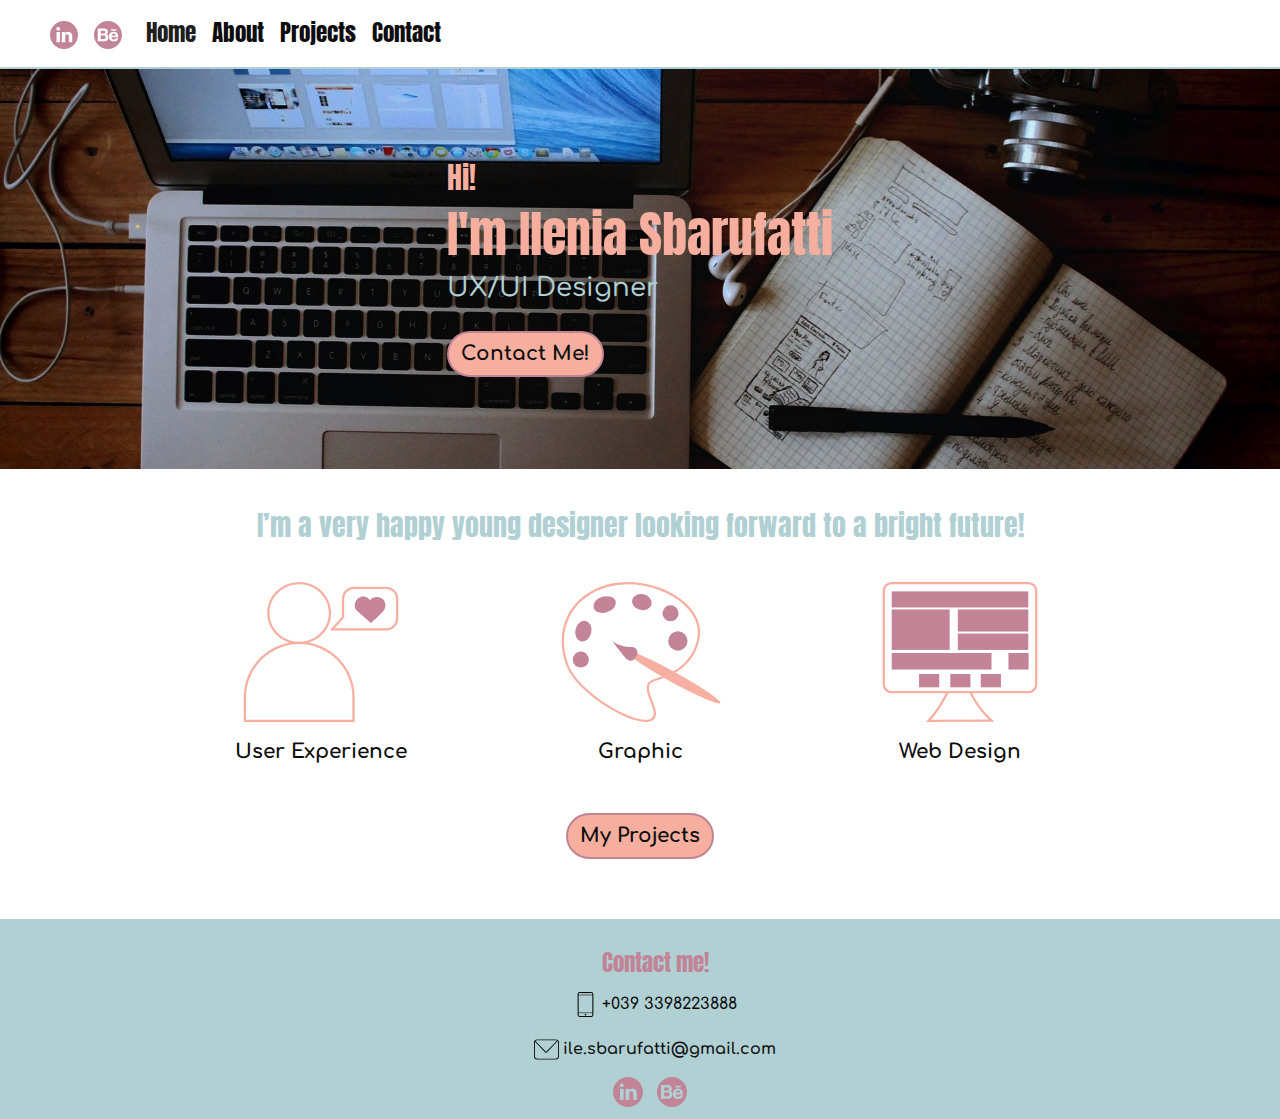
<file: index.html>
<!DOCTYPE html>
<html lang='en'>
  <head>
    <meta charset='UTF-8'/>
    <meta name="viewport" content="width=device-width, initial-scale=1.0, maximum-scale=1.0"/>
    <title>Ilenia Sbarufatti - Portfolio</title>
    <link rel="preconnect" href="https://fonts.gstatic.com">
    <link href="https://fonts.googleapis.com/css2?family=Anton&display=swap" rel="stylesheet">
    <link rel="preconnect" href="https://fonts.gstatic.com">
    <link href="https://fonts.googleapis.com/css2?family=Comfortaa:wght@300;400;500;600;700&display=swap" rel="stylesheet">
    <link href="css/bootstrap.css" rel="stylesheet" type="text/css">
    <link rel='stylesheet' href='stile.css'/>
    <script src="https://ajax.googleapis.com/ajax/libs/jquery/1.12.4/jquery.min.js"></script>
  <script src="https://code.jquery.com/jquery-3.5.1.slim.min.js" integrity="sha384-DfXdz2htPH0lsSSs5nCTpuj/zy4C+OGpamoFVy38MVBnE+IbbVYUew+OrCXaRkfj" crossorigin="anonymous"></script>
  <script src="https://cdn.jsdelivr.net/npm/popper.js@1.16.0/dist/umd/popper.min.js" integrity="sha384-Q6E9RHvbIyZFJoft+2mJbHaEWldlvI9IOYy5n3zV9zzTtmI3UksdQRVvoxMfooAo" crossorigin="anonymous"></script>
  <script src="https://stackpath.bootstrapcdn.com/bootstrap/4.5.0/js/bootstrap.min.js" integrity="sha384-OgVRvuATP1z7JjHLkuOU7Xw704+h835Lr+6QL9UvYjZE3Ipu6Tp75j7Bh/kR0JKI" crossorigin="anonymous"></script>
  <!-- Latest compiled and minified JavaScript -->

  </head>

  <body class="home">

    <nav class="navbar navbar-expand-lg navbar-light sticky-top">
      <a class="navbar-brand" href="https://www.linkedin.com/in/ilenia-sbarufatti/" target="_blank"><img src="img/icone_contact/linkedin.svg"></a>
      <a class="navbar-brand" href="https://www.behance.net/ileniasbarufatti" target="_blank"><img src="img/icone_contact/behance-logo.svg"></a>

      <button class="navbar-toggler" type="button" data-toggle="collapse" data-target="#navbarNav" aria-controls="navbarNav" aria-expanded="false" aria-label="Toggle navigation">
        <span class="navbar-toggler-icon"></span>
      </button>
      <div class="collapse navbar-collapse" id="navbarNav">
        <ul class="navbar-nav">
          <li class="nav-item active">
            <a class="nav-link" href="index.html">Home <span class="sr-only">(current)</span></a>
          </li>
          <li class="nav-item">
            <a class="nav-link" href="about.html">About</a>
          </li>
          <li class="nav-item">
            <a class="nav-link" href="project.html">Projects</a>
          </li>
          <li class="nav-item">
            <a class="nav-link" href="contact.html">Contact</a>
          </li>
        </ul>
      </div>
    </nav>

    <div class="header_home">
        <div class="titolo">
        <h1 id="hi">Hi!</h1>
        <h1>I'm Ilenia Sbarufatti</h1>
        <h2>UX/UI Designer</h2>
        <a class="btn btn-primary" href="contact.html" role="button">Contact Me!</a>
      </div>
    </div>

    <div class="page page_calc">
      <h3 class="happy_designer">I’m a very happy young designer looking forward to a bright future!</h3>
      <div class="icone_cont">
        <div class="icone_home">
          <a href="project.html#ux"><img src="img/icone_grandi/icona_ux.svg"/>
          <p>User Experience</p></a>
        </div>

        <div class="icone_home">
          <a href="project.html#graphic"><img src="img/icone_grandi/icona_grafica.svg"/>
          <p>Graphic</p></a>
        </div>

        <div class="icone_home">
          <a href="project.html#web"><img src="img/icone_grandi/icona_web_design.svg"/>
          <p>Web Design</p></a>
        </div>

      </div>
      <div class="bottone_project">
        <a class="btn btn-primary button_projects" href="project.html" role="button">My Projects</a>
      </div>

    </div> <!-- page -->

    <div class="footer">
      <div class="footer_content">
        <div class="contact_footer">
          <h3>Contact me!</h3>
          <a href="tel:339-8223-888" class="icon_footer">
            <img src="img/icone_contact/phone_black.svg">
            <p>+039 3398223888</p></a>
          <a href="mailto:ile.sbarufatti@gmail.com" target="_blank" class="icon_footer">
            <img src="img/icone_contact/mail_black.svg">
            <p>ile.sbarufatti@gmail.com</p></a>
          <a href="https://www.linkedin.com/in/ilenia-sbarufatti/" target="_blank"><img src="img/icone_contact/linkedin.svg" class="social"></a>
          <a href="https://www.behance.net/ileniasbarufatti" target="_blank"><img src="img/icone_contact/behance-logo.svg" class="social"></a>
        </div>
      </div>
    </div>

  </body>

</html>
</file>
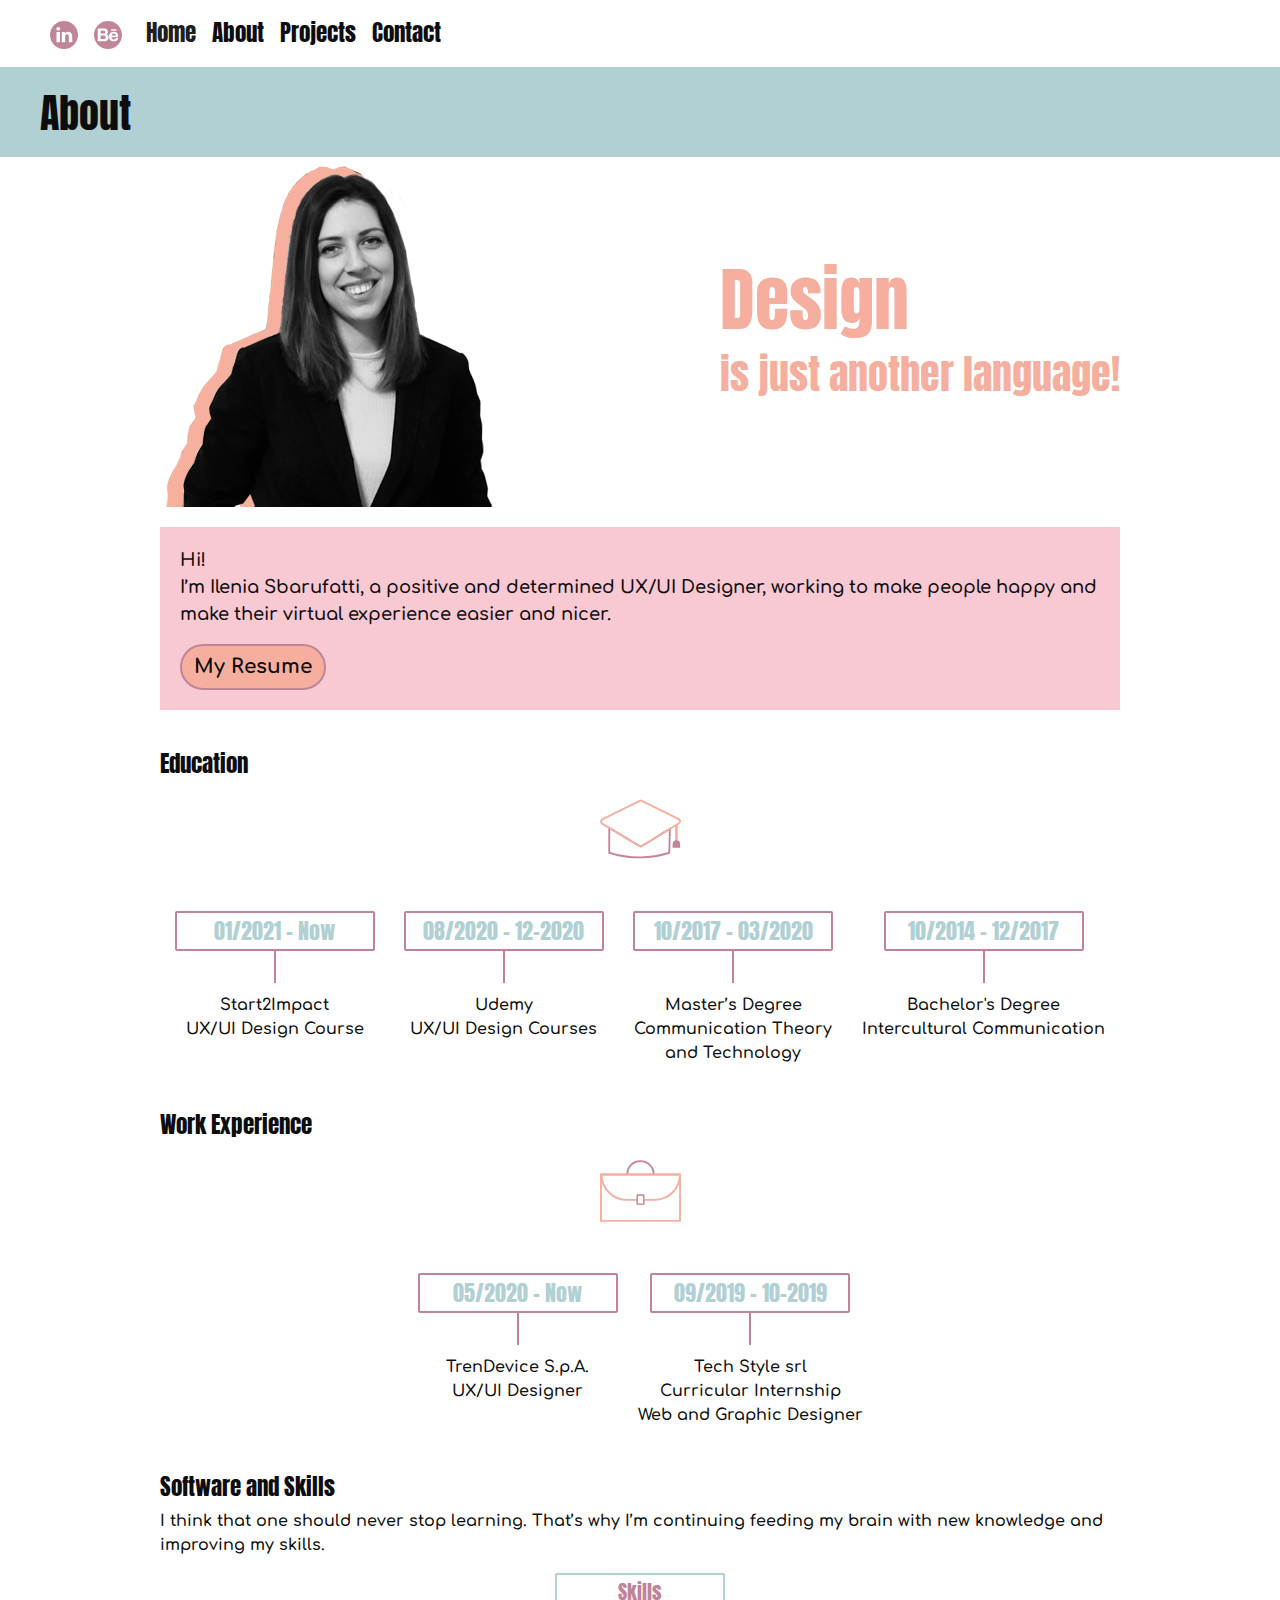
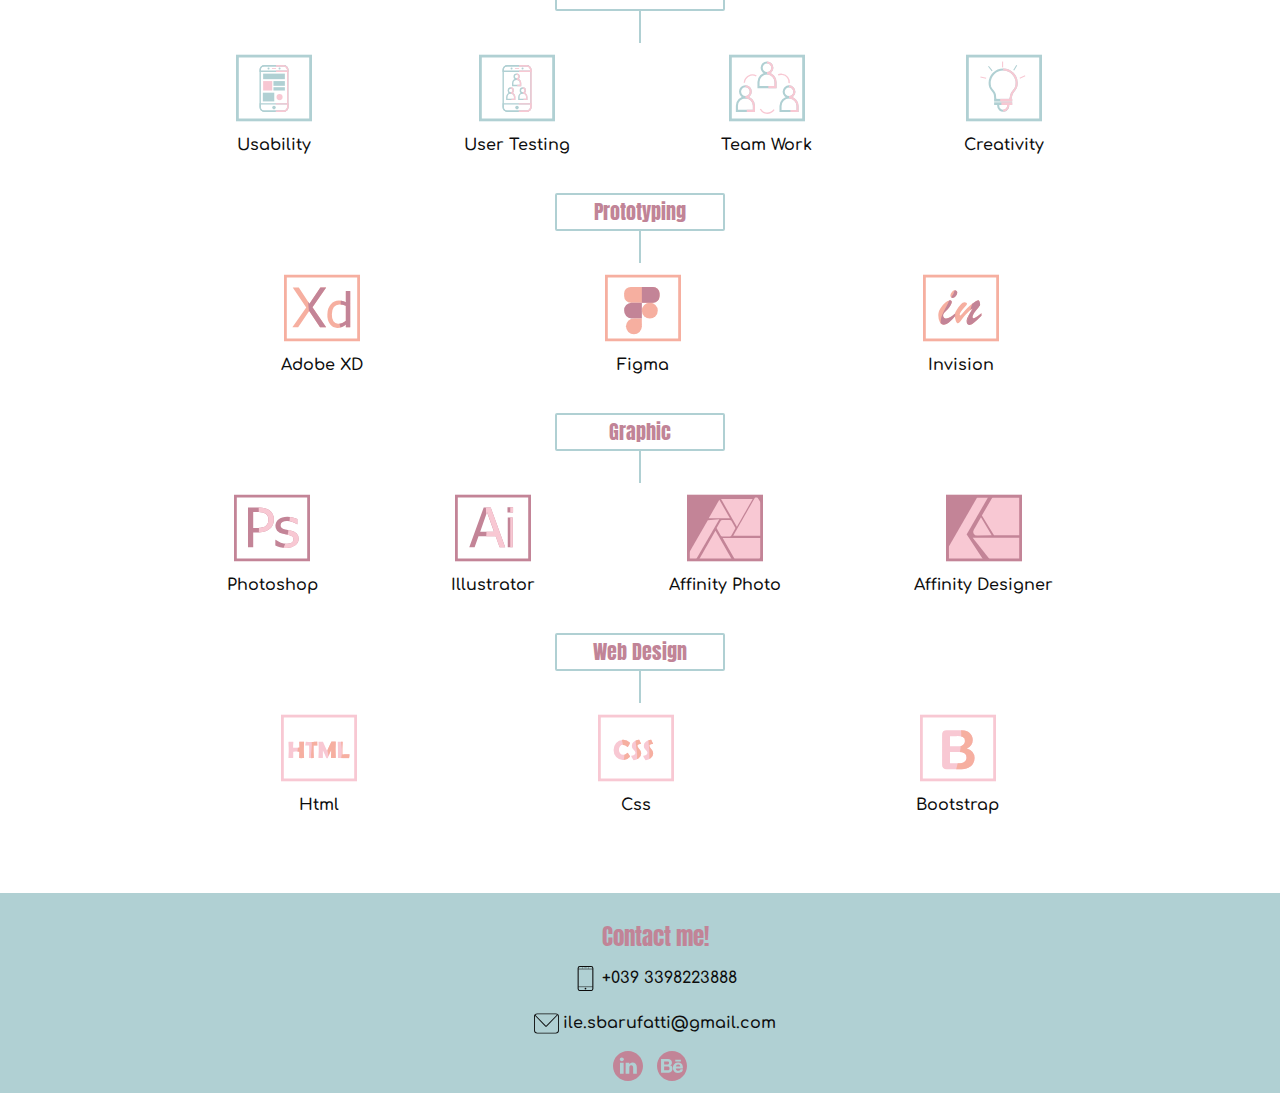
<file: about.html>
<!DOCTYPE html>
<html lang='en'>
  <head>
    <meta charset='UTF-8'/>
    <meta name="viewport" content="width=device-width, initial-scale=1.0, maximum-scale=1.0"/>
    <title>Ilenia Sbarufatti - Portfolio</title>
    <link rel="preconnect" href="https://fonts.gstatic.com">
    <link href="https://fonts.googleapis.com/css2?family=Anton&display=swap" rel="stylesheet">
    <link rel="preconnect" href="https://fonts.gstatic.com">
    <link href="https://fonts.googleapis.com/css2?family=Comfortaa:wght@300;400;500;600;700&display=swap" rel="stylesheet">
    <link href="css/bootstrap.css" rel="stylesheet" type="text/css">
    <link rel='stylesheet' href='stile.css'/>
    <script src="https://ajax.googleapis.com/ajax/libs/jquery/1.12.4/jquery.min.js"></script>
  <script src="https://code.jquery.com/jquery-3.5.1.slim.min.js" integrity="sha384-DfXdz2htPH0lsSSs5nCTpuj/zy4C+OGpamoFVy38MVBnE+IbbVYUew+OrCXaRkfj" crossorigin="anonymous"></script>
  <script src="https://cdn.jsdelivr.net/npm/popper.js@1.16.0/dist/umd/popper.min.js" integrity="sha384-Q6E9RHvbIyZFJoft+2mJbHaEWldlvI9IOYy5n3zV9zzTtmI3UksdQRVvoxMfooAo" crossorigin="anonymous"></script>
  <script src="https://stackpath.bootstrapcdn.com/bootstrap/4.5.0/js/bootstrap.min.js" integrity="sha384-OgVRvuATP1z7JjHLkuOU7Xw704+h835Lr+6QL9UvYjZE3Ipu6Tp75j7Bh/kR0JKI" crossorigin="anonymous"></script>
  <!-- Latest compiled and minified JavaScript -->

  </head>
  <body>
    <nav class="navbar navbar-expand-lg navbar-light sticky-top">
      <a class="navbar-brand" href="https://www.linkedin.com/in/ilenia-sbarufatti/" target="_blank"><img src="img/icone_contact/linkedin.svg"></a>
      <a class="navbar-brand" href="https://www.behance.net/ileniasbarufatti" target="_blank"><img src="img/icone_contact/behance-logo.svg"></a>
      <button class="navbar-toggler" type="button" data-toggle="collapse" data-target="#navbarNav" aria-controls="navbarNav" aria-expanded="false" aria-label="Toggle navigation">
        <span class="navbar-toggler-icon"></span>
      </button>
      <div class="collapse navbar-collapse" id="navbarNav">
        <ul class="navbar-nav">
          <li class="nav-item active">
            <a class="nav-link" href="index.html">Home <span class="sr-only">(current)</span></a>
          </li>
          <li class="nav-item">
            <a class="nav-link" href="about.html">About</a>
          </li>
          <li class="nav-item">
            <a class="nav-link" href="project.html">Projects</a>
          </li>
          <li class="nav-item">
            <a class="nav-link" href="contact.html">Contact</a>
          </li>
        </ul>
      </div>
    </nav>

    <h1 class="titolo_page">About</h1>

    <div class="page">
      <div class="header_about">
        <div class="header_title_about">
          <h1 class="grande">Design</h1>
          <h1>is just another language!</h1>
        </div>
      </div>
      <div class="intro">
        <p>Hi!</br>
          I’m Ilenia Sbarufatti, a positive and
          determined UX/UI Designer, working to
          make people happy and make their
          virtual experience easier and nicer.</p>
          <a class="btn btn-primary button_cv" href="img/resume.pdf" target="_blank" role="button">My Resume</a>
      </div>

      <h3>Education</h3>
      <div class="cv_icone">
        <img src="img/icone_grandi/education.svg" class="cv">
      </div>

      <div class="education">
        <div class="date">
          <h3>01/2021 - Now</h3>
          <div class="linea"></div>
          <p>Start2Impact</br>
            UX/UI Design Course
          </p>
        </div>
        <div class="date">
          <h3>08/2020 - 12-2020</h3>
          <div class="linea"></div>
          <p>Udemy</br>
            UX/UI Design Courses
          </p>
        </div>
        <div class="date">
          <h3>10/2017 - 03/2020</h3>
          <div class="linea"></div>
          <p>Master’s Degree</br>
            Communication Theory </br>and Technology
          </p>
        </div>
        <div class="date">
          <h3>10/2014 - 12/2017</h3>
          <div class="linea"></div>
          <p>Bachelor's Degree</br>
            Intercultural Communication
          </p>
        </div>
      </div>
      <h3>Work Experience</h3>
      <div class="cv_icone">
        <img src="img/icone_grandi/work.svg" class="cv">
      </div>
      <div class="work">
        <div class="date date_work">
          <h3>05/2020 - Now</h3>
          <div class="linea"></div>
          <p>TrenDevice S.p.A.</br>
            UX/UI Designer
          </p>
        </div>
        <div class="date date_work">
          <h3>09/2019 - 10-2019</h3>
          <div class="linea"></div>
          <p>Tech Style srl</br>
            Curricular Internship </br> Web and Graphic Designer
          </p>
        </div>
      </div>

      <h3>Software and Skills</h3>
      <p>I think that one should never stop
        learning. That’s why I’m continuing
        feeding my brain with new knowledge
        and improving my skills. </p>
        <h3 class="skill_title">Skills</h3>
        <div class="linea_skill"></div>
        <div class="skills">
            <div class="skill_icon">
              <img src="img/icone_about/usability.svg">
              <p>Usability</p>
            </div>
            <div class="skill_icon">
              <img src="img/icone_about/test.svg">
              <p>User Testing</p>
            </div>
            <div class="skill_icon">
              <img src="img/icone_about/teamwork.svg">
              <p>Team Work</p>
            </div>
            <div class="skill_icon">
              <img src="img/icone_about/creative.svg">
              <p>Creativity</p>
            </div>
        </div>
        <h3 class="skill_title">Prototyping</h3>
        <div class="linea_skill"></div>
        <div class="skills">
            <div class="skill_icon">
              <img src="img/icone_about/xd.svg">
              <p>Adobe XD</p>
            </div>
            <div class="skill_icon">
              <img src="img/icone_about/figma.svg">
              <p>Figma</p>
            </div>
            <div class="skill_icon">
              <img src="img/icone_about/invision.svg">
              <p>Invision</p>
            </div>
        </div>
        <h3 class="skill_title">Graphic</h3>
        <div class="linea_skill"></div>
        <div class="skills">
            <div class="skill_icon">
              <img src="img/icone_about/ps.svg">
              <p>Photoshop</p>
            </div>
            <div class="skill_icon">
              <img src="img/icone_about/ai.svg">
              <p>Illustrator</p>
            </div>
            <div class="skill_icon">
              <img src="img/icone_about/af_photo.svg">
              <p>Affinity Photo</p>
            </div>
            <div class="skill_icon">
              <img src="img/icone_about/af_designer.svg">
              <p>Affinity Designer</p>
            </div>
        </div>
        <h3 class="skill_title">Web Design</h3>
        <div class="linea_skill"></div>
        <div class="skills">
            <div class="skill_icon">
              <img src="img/icone_about/html.svg">
              <p>Html</p>
            </div>
            <div class="skill_icon">
              <img src="img/icone_about/css.svg">
              <p>Css</p>
            </div>
            <div class="skill_icon">
              <img src="img/icone_about/bootstrap.svg">
              <p>Bootstrap</p>
            </div>
        </div>
    </div> <!-- page -->

    <div class="footer">
      <div class="footer_content">
        <div class="contact_footer">
          <h3>Contact me!</h3>
          <a href="tel:339-8223-888" class="icon_footer">
            <img src="img/icone_contact/phone_black.svg">
            <p>+039 3398223888</p></a>
          <a href="mailto:ile.sbarufatti@gmail.com" target="_blank" class="icon_footer">
            <img src="img/icone_contact/mail_black.svg">
            <p>ile.sbarufatti@gmail.com</p></a>
          <a href="https://www.linkedin.com/in/ilenia-sbarufatti/" target="_blank"><img src="img/icone_contact/linkedin.svg" class="social"></a>
          <a href="https://www.behance.net/ileniasbarufatti" target="_blank"><img src="img/icone_contact/behance-logo.svg" class="social"></a>
        </div>
      </div>
    </div>

  </body>
</html>
</file>
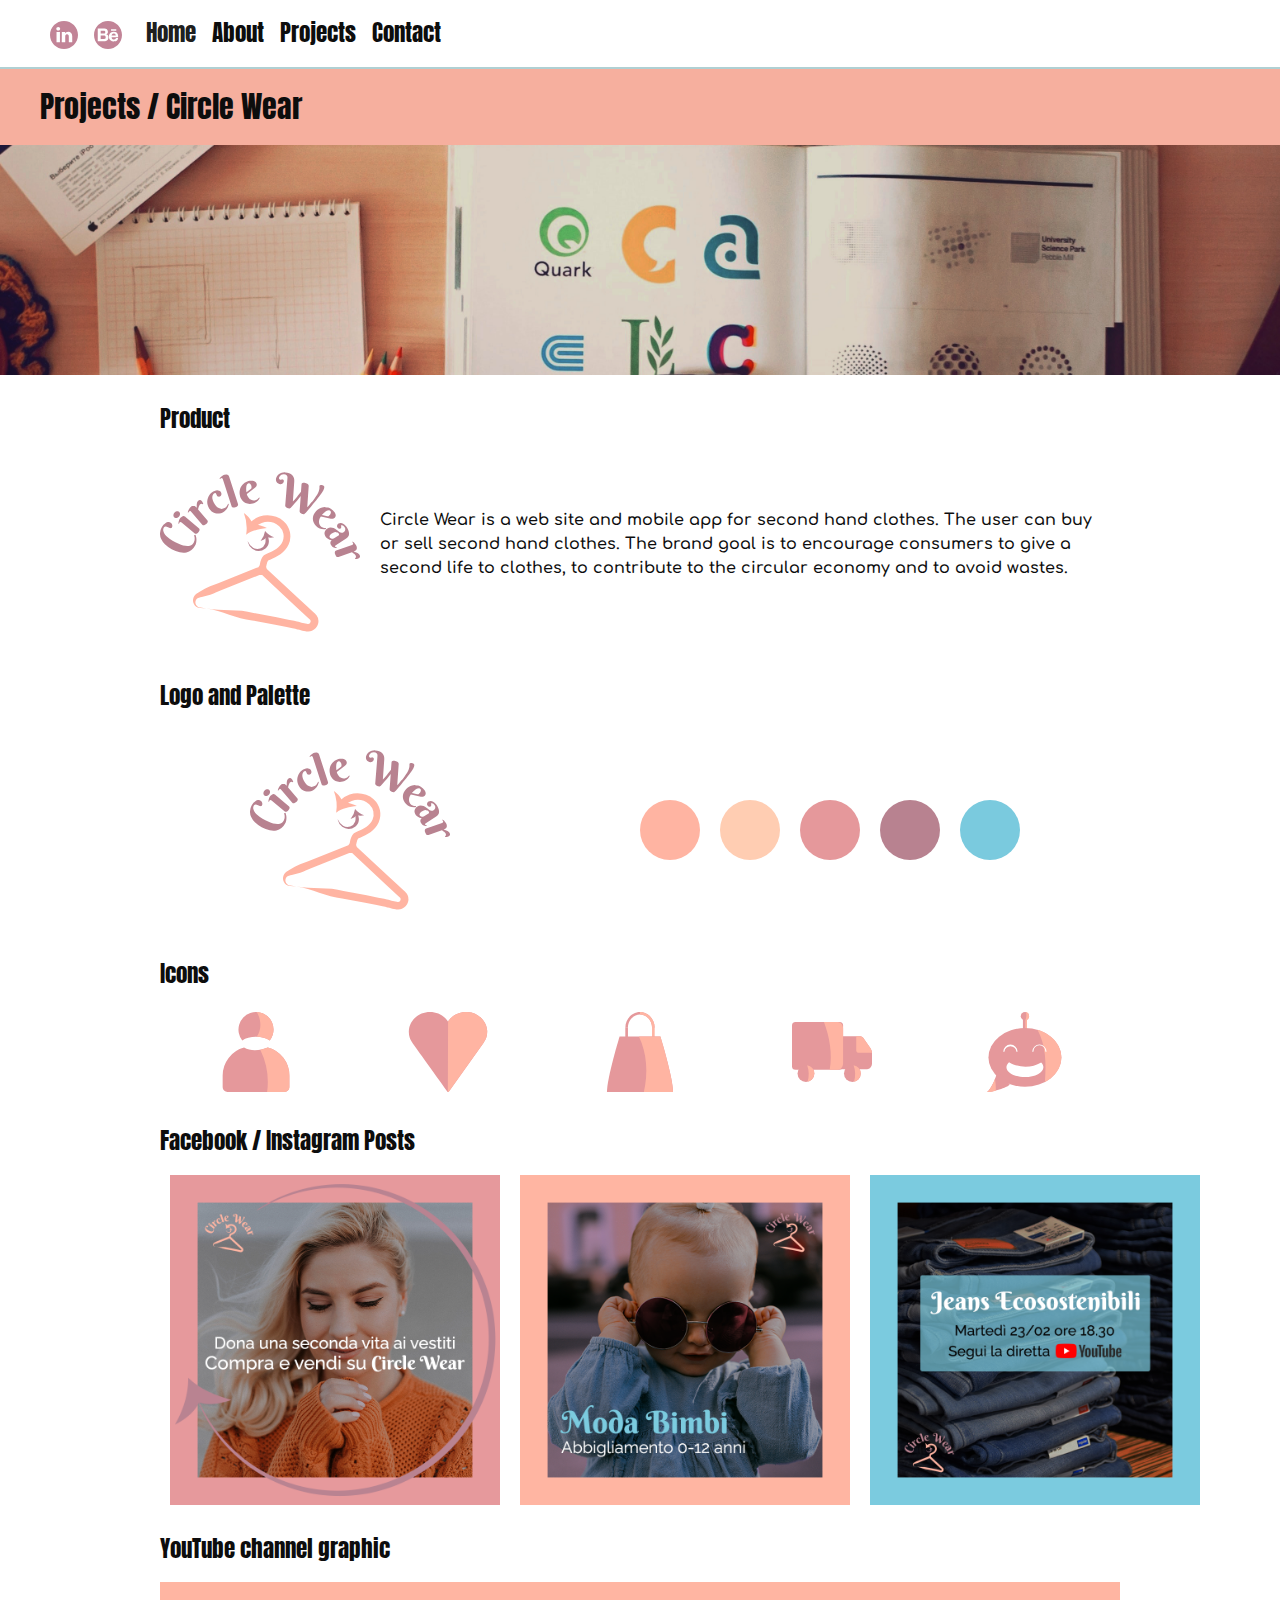
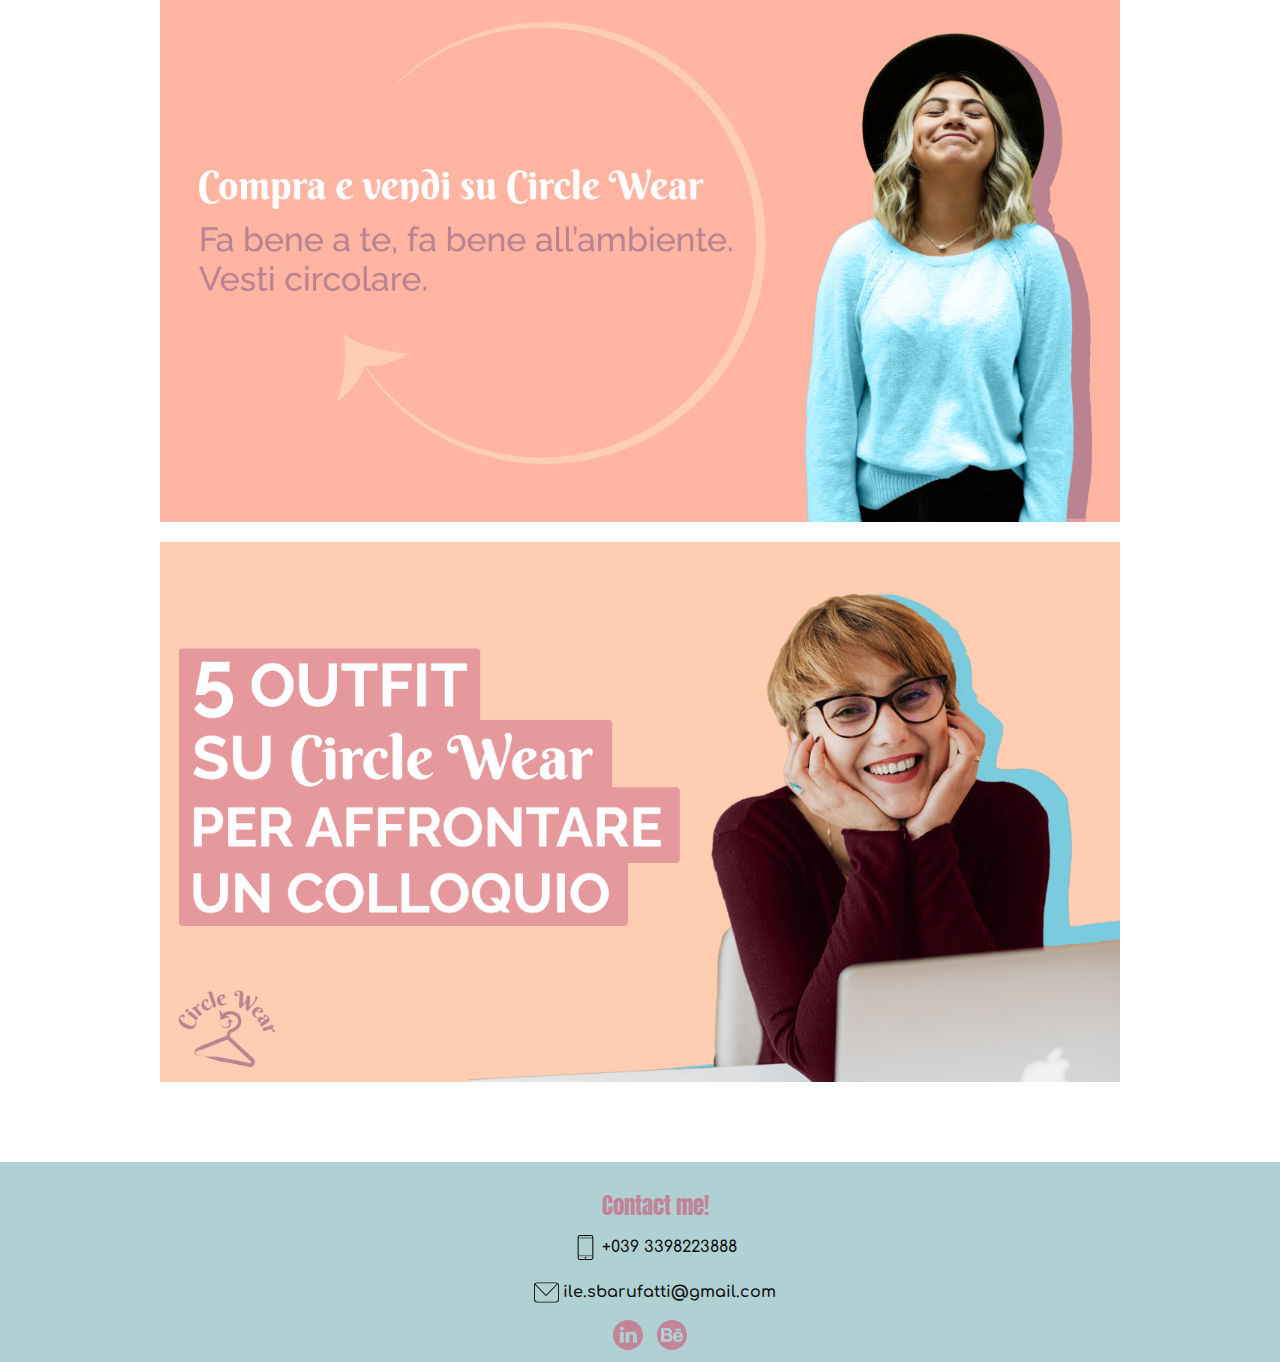
<file: circlewear.html>
<!DOCTYPE html>
<html lang='en'>
  <head>
    <meta charset='UTF-8'/>
    <meta name="viewport" content="width=device-width, initial-scale=1.0, maximum-scale=1.0"/>
    <title>Ilenia Sbarufatti - Portfolio</title>
    <link rel="preconnect" href="https://fonts.gstatic.com">
    <link href="https://fonts.googleapis.com/css2?family=Anton&display=swap" rel="stylesheet">
    <link rel="preconnect" href="https://fonts.gstatic.com">
    <link href="https://fonts.googleapis.com/css2?family=Comfortaa:wght@300;400;500;600;700&display=swap" rel="stylesheet">
    <link href="css/bootstrap.css" rel="stylesheet" type="text/css">
    <link rel='stylesheet' href='stile.css'/>
    <script src="https://ajax.googleapis.com/ajax/libs/jquery/1.12.4/jquery.min.js"></script>
  <script src="https://code.jquery.com/jquery-3.5.1.slim.min.js" integrity="sha384-DfXdz2htPH0lsSSs5nCTpuj/zy4C+OGpamoFVy38MVBnE+IbbVYUew+OrCXaRkfj" crossorigin="anonymous"></script>
  <script src="https://cdn.jsdelivr.net/npm/popper.js@1.16.0/dist/umd/popper.min.js" integrity="sha384-Q6E9RHvbIyZFJoft+2mJbHaEWldlvI9IOYy5n3zV9zzTtmI3UksdQRVvoxMfooAo" crossorigin="anonymous"></script>
  <script src="https://stackpath.bootstrapcdn.com/bootstrap/4.5.0/js/bootstrap.min.js" integrity="sha384-OgVRvuATP1z7JjHLkuOU7Xw704+h835Lr+6QL9UvYjZE3Ipu6Tp75j7Bh/kR0JKI" crossorigin="anonymous"></script>
  <!-- Latest compiled and minified JavaScript -->

  </head>

  <body>

    <nav class="navbar navbar-expand-lg navbar-light sticky-top">
      <a class="navbar-brand" href="https://www.linkedin.com/in/ilenia-sbarufatti/" target="_blank"><img src="img/icone_contact/linkedin.svg"></a>
      <a class="navbar-brand" href="https://www.behance.net/ileniasbarufatti" target="_blank"><img src="img/icone_contact/behance-logo.svg"></a>
      <button class="navbar-toggler" type="button" data-toggle="collapse" data-target="#navbarNav" aria-controls="navbarNav" aria-expanded="false" aria-label="Toggle navigation">
        <span class="navbar-toggler-icon"></span>
      </button>
      <div class="collapse navbar-collapse" id="navbarNav">
        <ul class="navbar-nav">
          <li class="nav-item active">
            <a class="nav-link" href="index.html">Home <span class="sr-only">(current)</span></a>
          </li>
          <li class="nav-item">
            <a class="nav-link" href="about.html">About</a>
          </li>
          <li class="nav-item">
            <a class="nav-link" href="project.html">Projects</a>
          </li>
          <li class="nav-item">
            <a class="nav-link" href="contact.html">Contact</a>
          </li>
        </ul>
      </div>
    </nav>

    <h1 class="project_intern"><a href="project.html">Projects</a> / Circle Wear</h1>

    <div class="graphic_header">
    </div>

    <div class="page">
      <h3 class="intern">Product</h3>
      <div class="intro_product">
        <img src="img/circle_wear.svg" class="circle_logo">
        <p>Circle Wear is a web site and mobile app for second hand clothes. The user can buy or sell
        second hand clothes. The brand goal is to encourage consumers to give a second life
      to clothes, to contribute to the circular economy and to avoid wastes.</p>
      </div>
      <h3 class="intern">Logo and Palette</h3>
      <div class="logo-palette">
        <img src="img/circle_wear.svg" class="circle_logo">
        <div class="palette">
          <div class="colore1">
          </div>
          <div class="colore2">
          </div>
          <div class="colore3">
          </div>
          <div class="colore4">
          </div>
          <div class="colore5">
          </div>
        </div>
      </div>

      <h3 class="intern">Icons</h3>
      <div class="icons">
        <img src="img/circle_icon1.svg">
        <img src="img/circle_icon2.svg">
        <img src="img/circle_icon3.svg">
        <img src="img/circle_icon4.svg">
        <img src="img/circle_icon5.svg">
      </div>

      <h3 class="intern">Facebook / Instagram Posts</h3>
      <div class="post">
        <img src="img/post_generic.png">
        <img src="img/post_product.png">
        <img src="img/post_event.png">
      </div>

      <h3 class="intern">YouTube channel graphic</h3>

      <div class="youtube">
        <img src="img/youtube_copert.png">
        <img src="img/youtube_video.png">
      </div>
    </div> <!-- page -->

    <div class="footer">
      <div class="footer_content">
        <div class="contact_footer">
          <h3>Contact me!</h3>
          <a href="tel:339-8223-888" class="icon_footer">
            <img src="img/icone_contact/phone_black.svg">
            <p>+039 3398223888</p></a>
          <a href="mailto:ile.sbarufatti@gmail.com" target="_blank" class="icon_footer">
            <img src="img/icone_contact/mail_black.svg">
            <p>ile.sbarufatti@gmail.com</p></a>
          <a href="https://www.linkedin.com/in/ilenia-sbarufatti/" target="_blank"><img src="img/icone_contact/linkedin.svg" class="social"></a>
          <a href="https://www.behance.net/ileniasbarufatti" target="_blank"><img src="img/icone_contact/behance-logo.svg" class="social"></a>
        </div>
      </div>
    </div>

  </body>
</html>
</file>
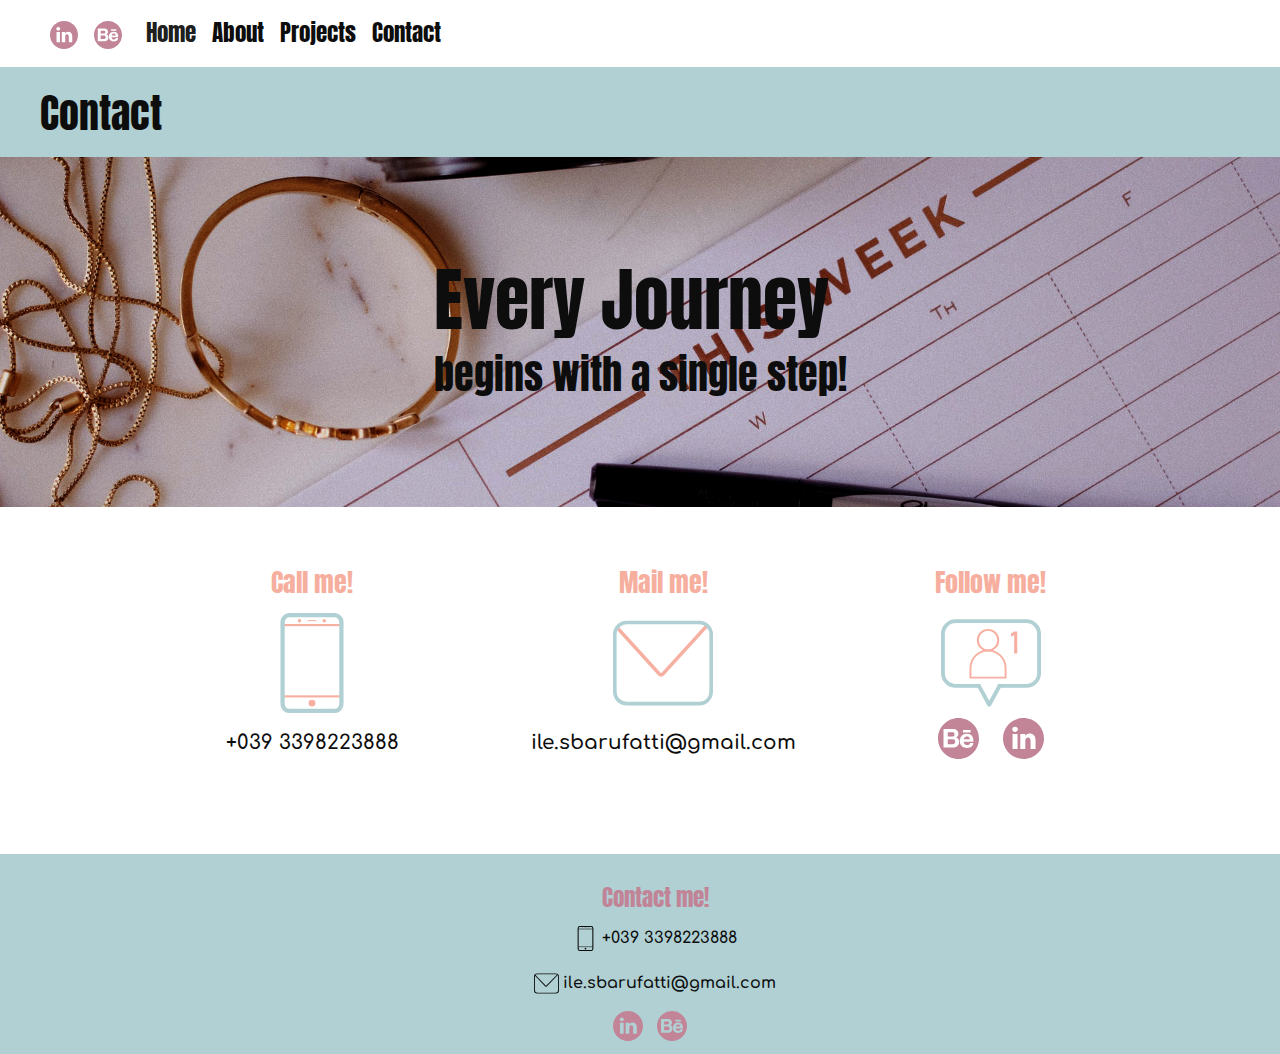
<file: contact.html>
<!DOCTYPE html>
<html lang='en'>
  <head>
    <meta charset='UTF-8'/>
    <meta name="viewport" content="width=device-width, initial-scale=1.0, maximum-scale=1.0"/>
    <title>Ilenia Sbarufatti - Portfolio</title>
    <link rel="preconnect" href="https://fonts.gstatic.com">
    <link href="https://fonts.googleapis.com/css2?family=Anton&display=swap" rel="stylesheet">
    <link rel="preconnect" href="https://fonts.gstatic.com">
    <link href="https://fonts.googleapis.com/css2?family=Comfortaa:wght@300;400;500;600;700&display=swap" rel="stylesheet">
    <link href="css/bootstrap.css" rel="stylesheet" type="text/css">
    <link rel='stylesheet' href='stile.css'/>
    <script src="https://ajax.googleapis.com/ajax/libs/jquery/1.12.4/jquery.min.js"></script>
  <script src="https://code.jquery.com/jquery-3.5.1.slim.min.js" integrity="sha384-DfXdz2htPH0lsSSs5nCTpuj/zy4C+OGpamoFVy38MVBnE+IbbVYUew+OrCXaRkfj" crossorigin="anonymous"></script>
  <script src="https://cdn.jsdelivr.net/npm/popper.js@1.16.0/dist/umd/popper.min.js" integrity="sha384-Q6E9RHvbIyZFJoft+2mJbHaEWldlvI9IOYy5n3zV9zzTtmI3UksdQRVvoxMfooAo" crossorigin="anonymous"></script>
  <script src="https://stackpath.bootstrapcdn.com/bootstrap/4.5.0/js/bootstrap.min.js" integrity="sha384-OgVRvuATP1z7JjHLkuOU7Xw704+h835Lr+6QL9UvYjZE3Ipu6Tp75j7Bh/kR0JKI" crossorigin="anonymous"></script>
  <!-- Latest compiled and minified JavaScript -->

  </head>

  <body>
    <nav class="navbar navbar-expand-lg navbar-light sticky-top">
      <a class="navbar-brand" href="https://www.linkedin.com/in/ilenia-sbarufatti/" target="_blank"><img src="img/icone_contact/linkedin.svg"></a>
      <a class="navbar-brand" href="https://www.behance.net/ileniasbarufatti" target="_blank"><img src="img/icone_contact/behance-logo.svg"></a>
      <button class="navbar-toggler" type="button" data-toggle="collapse" data-target="#navbarNav" aria-controls="navbarNav" aria-expanded="false" aria-label="Toggle navigation">
        <span class="navbar-toggler-icon"></span>
      </button>
      <div class="collapse navbar-collapse" id="navbarNav">
        <ul class="navbar-nav">
          <li class="nav-item active">
            <a class="nav-link" href="index.html">Home <span class="sr-only">(current)</span></a>
          </li>
          <li class="nav-item">
            <a class="nav-link" href="about.html">About</a>
          </li>
          <li class="nav-item">
            <a class="nav-link" href="project.html">Projects</a>
          </li>
          <li class="nav-item">
            <a class="nav-link" href="contact.html">Contact</a>
          </li>
        </ul>
      </div>
    </nav>
    <h1 class="titolo_page">Contact</h1>

    <div class="header_contact">
      <div class="header_title contact_head">
        <h1 class="grande">Every Journey</h1>
        <h1>begins with a single step!</h1>
      </div>
    </div>

    <div class="page page_calc">

      <div class="contact">
        <div class="contact_card">
          <h3 class="contact-title">Call me!</h3>
          <a href="tel:339-8223-888"><img src="img/icone_contact/cel.svg">
          <p class="contact-text">+039 3398223888</a>
        </div>

        <div class="contact_card">
          <h3 class="contact-title">Mail me!</h3>
          <a href="mailto:ile.sbarufatti@gmail.com" target="_blank"><img src="img/icone_contact/mail.svg">
          <p class="contact-text">ile.sbarufatti@gmail.com</a>
        </div>

        <div class="contact_card">
          <h3 class="contact-title">Follow me!</h3>
          <img src="img/icone_contact/follow.svg">
          <div class="social">
            <a href="https://www.behance.net/ileniasbarufatti" target="_blank"><img src="img/icone_contact/behance-logo.svg" class="social-icon"></a>
            <a href="https://www.linkedin.com/in/ilenia-sbarufatti/" target="_blank"><img src="img/icone_contact/linkedin.svg" class="social-icon"></a>
          </div>
        </div>
      </div>

    </div> <!-- page -->

    <div class="footer">
      <div class="footer_content">
        <div class="contact_footer">
          <h3>Contact me!</h3>
          <a href="tel:339-8223-888" class="icon_footer">
            <img src="img/icone_contact/phone_black.svg">
            <p>+039 3398223888</p></a>
          <a href="mailto:ile.sbarufatti@gmail.com" target="_blank" class="icon_footer">
            <img src="img/icone_contact/mail_black.svg">
            <p>ile.sbarufatti@gmail.com</p></a>
          <a href="https://www.linkedin.com/in/ilenia-sbarufatti/" target="_blank"><img src="img/icone_contact/linkedin.svg" class="social"></a>
          <a href="https://www.behance.net/ileniasbarufatti" target="_blank"><img src="img/icone_contact/behance-logo.svg" class="social"></a>
        </div>
      </div>
    </div>

  </body>
</html>
</file>
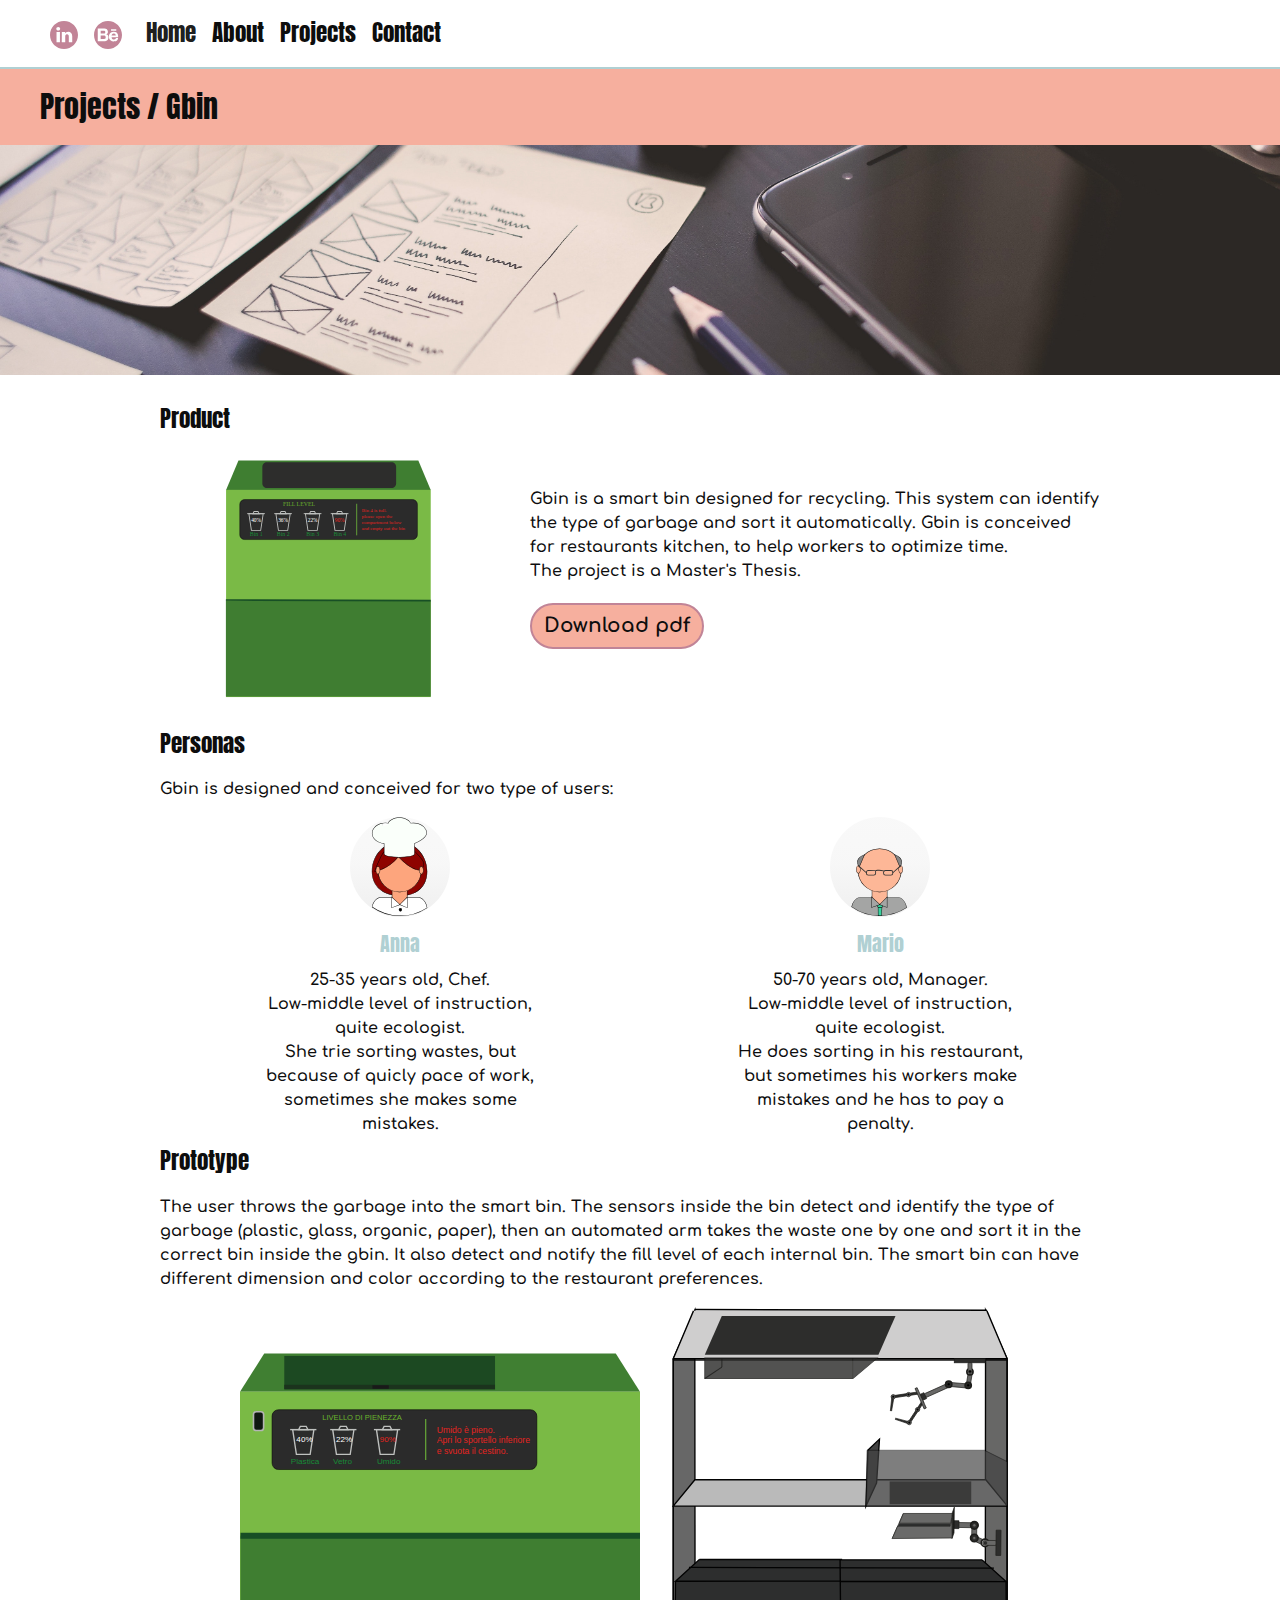
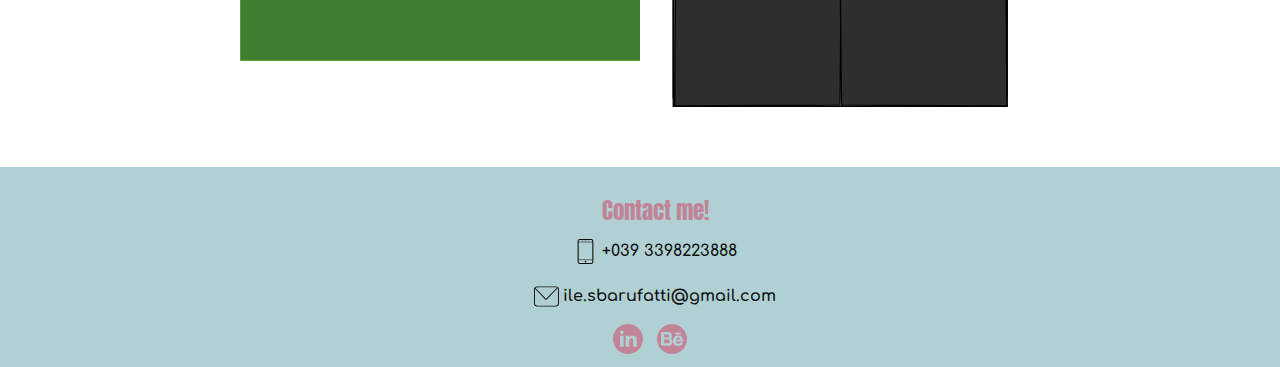
<file: gbin.html>
<!DOCTYPE html>
<html lang='en'>
  <head>
    <meta charset='UTF-8'/>
    <meta name="viewport" content="width=device-width, initial-scale=1.0, maximum-scale=1.0"/>
    <title>Ilenia Sbarufatti - Portfolio</title>
    <link rel="preconnect" href="https://fonts.gstatic.com">
    <link href="https://fonts.googleapis.com/css2?family=Anton&display=swap" rel="stylesheet">
    <link rel="preconnect" href="https://fonts.gstatic.com">
    <link href="https://fonts.googleapis.com/css2?family=Comfortaa:wght@300;400;500;600;700&display=swap" rel="stylesheet">
    <link href="css/bootstrap.css" rel="stylesheet" type="text/css">
    <link rel='stylesheet' href='stile.css'/>
    <script src="https://ajax.googleapis.com/ajax/libs/jquery/1.12.4/jquery.min.js"></script>
  <script src="https://code.jquery.com/jquery-3.5.1.slim.min.js" integrity="sha384-DfXdz2htPH0lsSSs5nCTpuj/zy4C+OGpamoFVy38MVBnE+IbbVYUew+OrCXaRkfj" crossorigin="anonymous"></script>
  <script src="https://cdn.jsdelivr.net/npm/popper.js@1.16.0/dist/umd/popper.min.js" integrity="sha384-Q6E9RHvbIyZFJoft+2mJbHaEWldlvI9IOYy5n3zV9zzTtmI3UksdQRVvoxMfooAo" crossorigin="anonymous"></script>
  <script src="https://stackpath.bootstrapcdn.com/bootstrap/4.5.0/js/bootstrap.min.js" integrity="sha384-OgVRvuATP1z7JjHLkuOU7Xw704+h835Lr+6QL9UvYjZE3Ipu6Tp75j7Bh/kR0JKI" crossorigin="anonymous"></script>
  <!-- Latest compiled and minified JavaScript -->

  </head>
  <body>
    <nav class="navbar navbar-expand-lg navbar-light sticky-top">
      <a class="navbar-brand" href="https://www.linkedin.com/in/ilenia-sbarufatti/" target="_blank"><img src="img/icone_contact/linkedin.svg"></a>
      <a class="navbar-brand" href="https://www.behance.net/ileniasbarufatti" target="_blank"><img src="img/icone_contact/behance-logo.svg"></a>
      <button class="navbar-toggler" type="button" data-toggle="collapse" data-target="#navbarNav" aria-controls="navbarNav" aria-expanded="false" aria-label="Toggle navigation">
        <span class="navbar-toggler-icon"></span>
      </button>
      <div class="collapse navbar-collapse" id="navbarNav">
        <ul class="navbar-nav">
          <li class="nav-item active">
            <a class="nav-link" href="index.html">Home <span class="sr-only">(current)</span></a>
          </li>
          <li class="nav-item">
            <a class="nav-link" href="about.html">About</a>
          </li>
          <li class="nav-item">
            <a class="nav-link" href="project.html">Projects</a>
          </li>
          <li class="nav-item">
            <a class="nav-link" href="contact.html">Contact</a>
          </li>
        </ul>
      </div>
    </nav>

    <h1 class="project_intern"><a href="project.html">Projects</a> / Gbin</h1>

    <div class="ux_header">
    </div>

    <div class="page">

      <h3 class="intern">Product</h3>
      <div class="intro_product">
        <img src="img/gbin.svg" class="gbin">
        <p>Gbin is a smart bin designed for recycling. This system can identify the type of
        garbage and sort it automatically. Gbin is conceived for restaurants kitchen, to help workers
      to optimize time.</br>
      The project is a Master's Thesis. </br>
      <a class="btn btn-primary" href="img/Elaborato_Sbarufatti_Ilenia_791962.pdf" target="_blank" role="button">Download pdf</a></p>


      </div>

      <h3 class="intern">Personas</h3>
      <p>Gbin is designed and conceived for two type of users:</p>
      <div class="personas">
        <div class="personas_card">
          <img src="img/gbin_personas1.svg">
          <h3 class="card-title">Anna</h3>
          <p>25-35 years old, Chef.</br>
              Low-middle level of instruction, quite ecologist. </br>
              She trie sorting wastes, but because of quicly pace of work, sometimes
            she makes some mistakes.</p>
        </div>

        <div class="personas_card">
          <img src="img/gbin_personas2.svg">
          <h3 class="card-title">Mario</h3>
          <p>50-70 years old, Manager.</br>
              Low-middle level of instruction, quite ecologist. </br>
              He does sorting in his restaurant, but sometimes his workers make mistakes
            and he has to pay a penalty.</p>
        </div>
      </div>

      <h3 class="intern">Prototype</h3>
      <p>The user throws the garbage into the smart bin. The sensors inside the bin detect and identify
        the type of garbage (plastic, glass, organic, paper), then an automated arm takes the waste one by one and sort
      it in the correct bin inside the gbin. It also detect and notify the fill level of each internal bin.
       The smart bin can have different dimension and color according to the restaurant preferences.</p>
      <div class="prototype">
        <img src="img/gbin_front.svg" class="gbin-img">
        <img src="img/gbin_intern.svg" class="gbin-img">
      </div>



    </div> <!-- page -->

    <div class="footer">
      <div class="footer_content">
        <div class="contact_footer">
          <h3>Contact me!</h3>
          <a href="tel:339-8223-888" class="icon_footer">
            <img src="img/icone_contact/phone_black.svg">
            <p>+039 3398223888</p></a>
          <a href="mailto:ile.sbarufatti@gmail.com" target="_blank" class="icon_footer">
            <img src="img/icone_contact/mail_black.svg">
            <p>ile.sbarufatti@gmail.com</p></a>
          <a href="https://www.linkedin.com/in/ilenia-sbarufatti/" target="_blank"><img src="img/icone_contact/linkedin.svg" class="social"></a>
          <a href="https://www.behance.net/ileniasbarufatti" target="_blank"><img src="img/icone_contact/behance-logo.svg" class="social"></a>
        </div>
      </div>
    </div>

  </body>
</html>
</file>
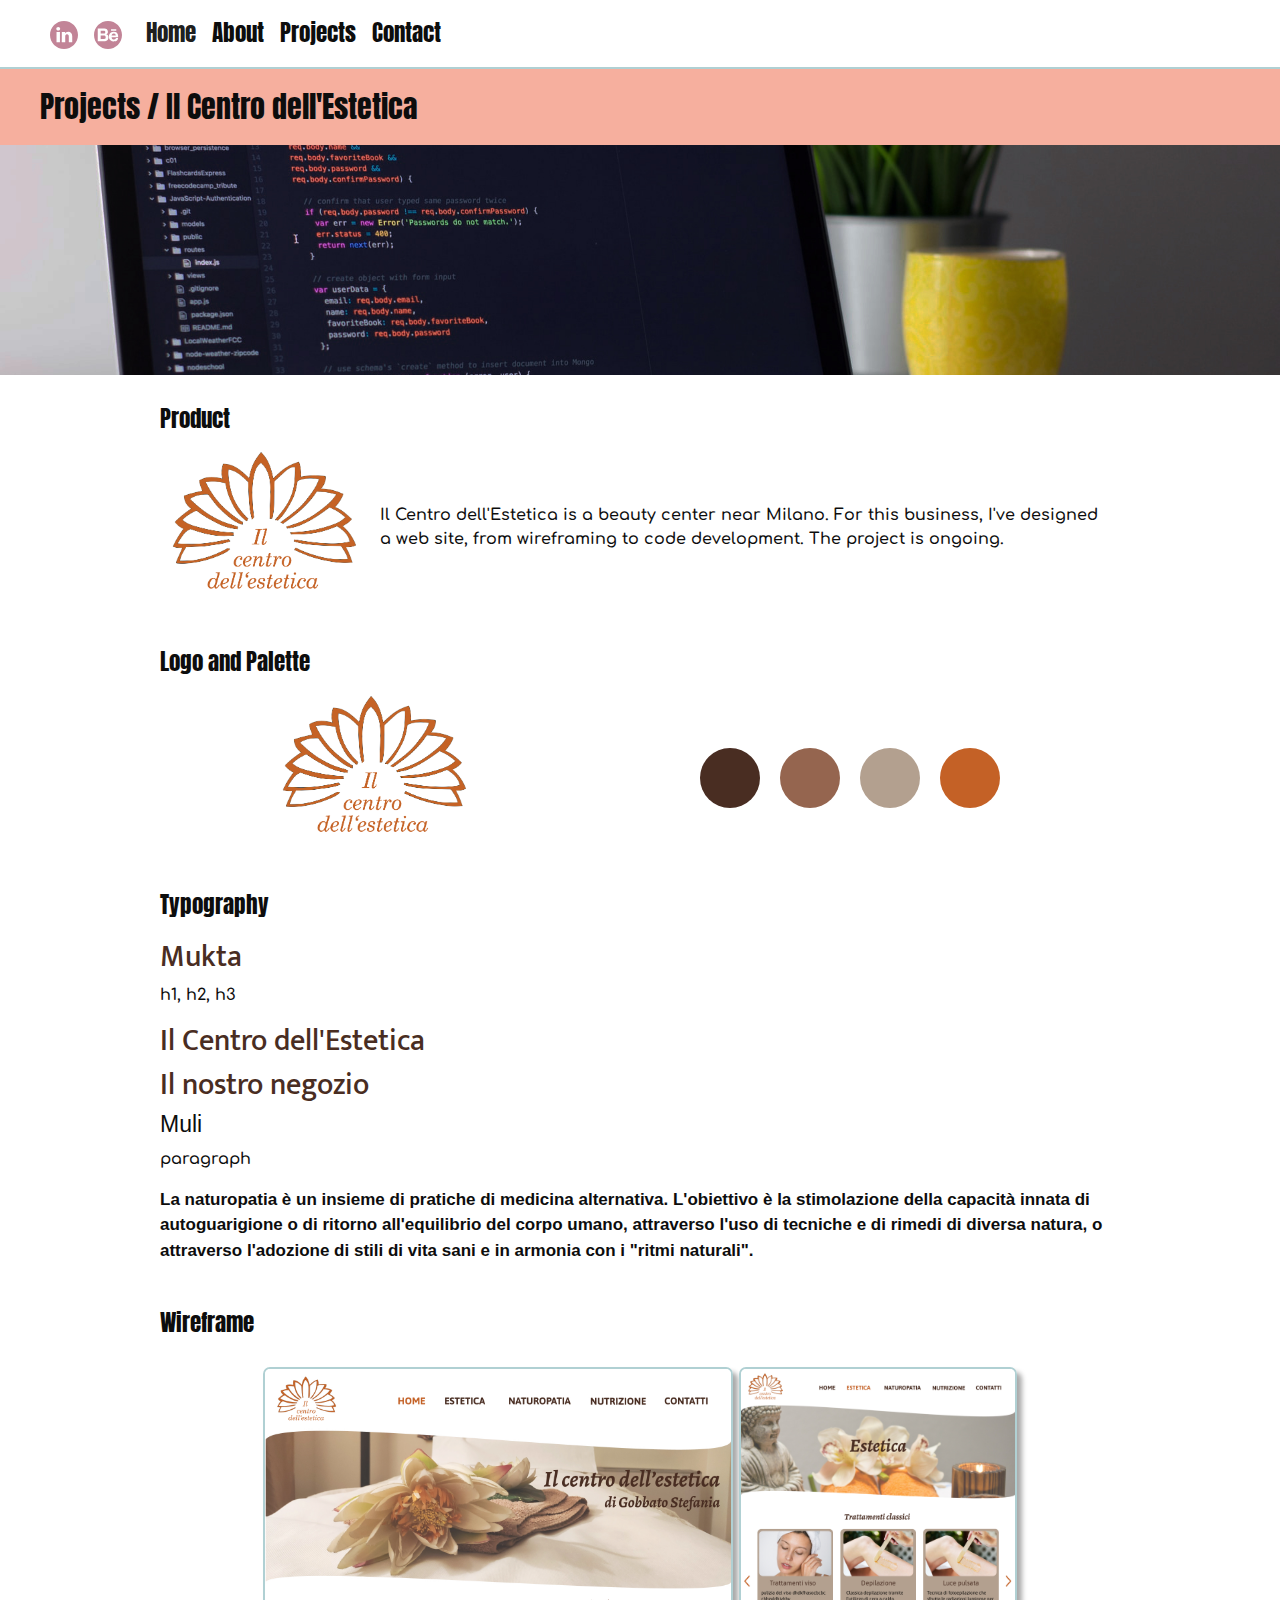
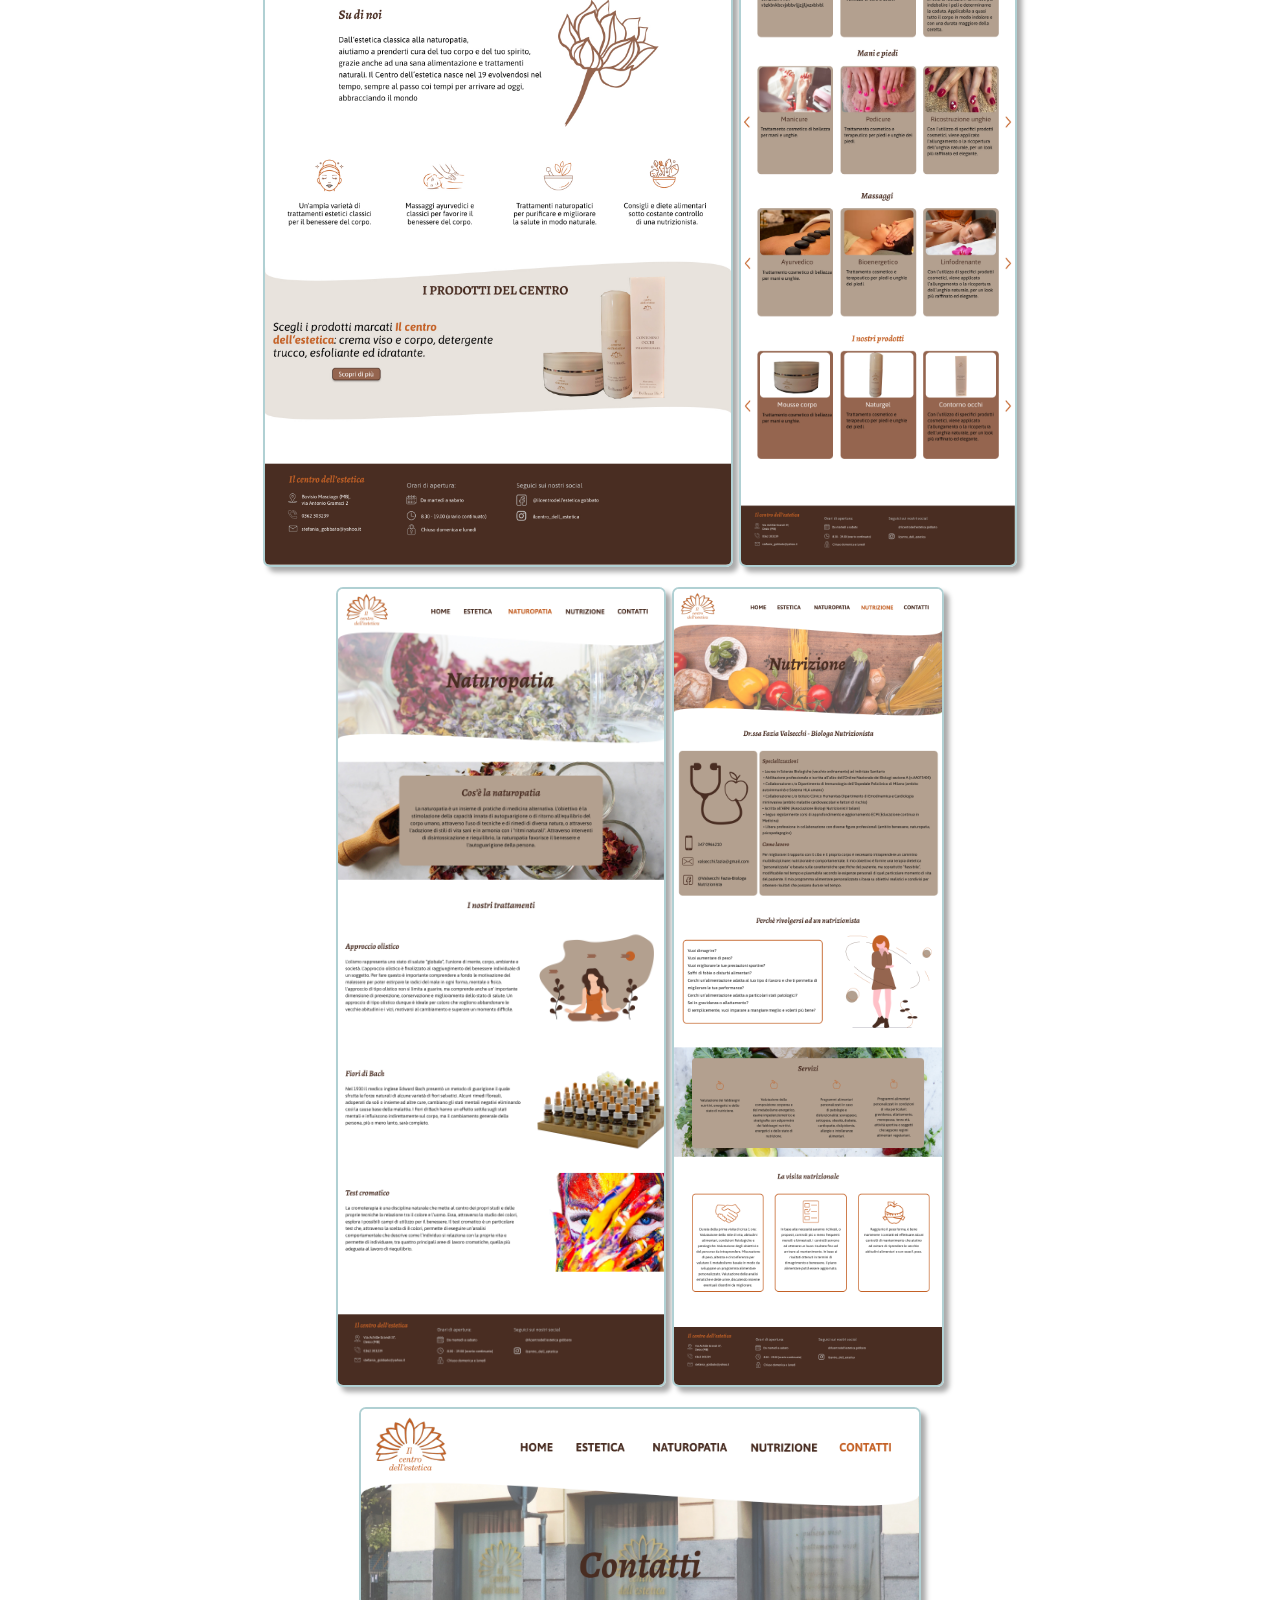
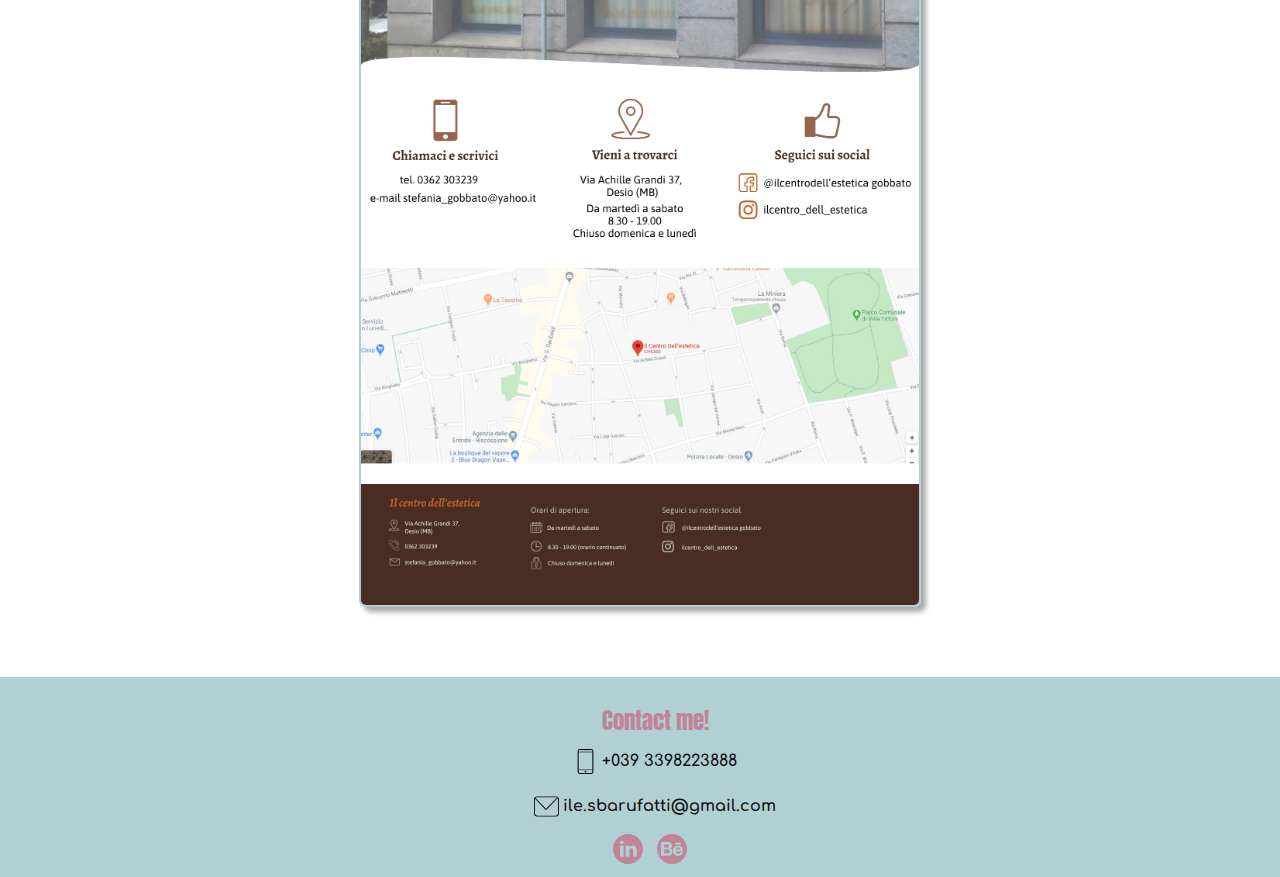
<file: ilcentrodell'estetica.html>
<!DOCTYPE html>
<html lang='en'>
  <head>
    <meta charset='UTF-8'/>
    <meta name="viewport" content="width=device-width, initial-scale=1.0, maximum-scale=1.0"/>
    <title>Ilenia Sbarufatti - Portfolio</title>
    <link rel="preconnect" href="https://fonts.gstatic.com">
    <link href="https://fonts.googleapis.com/css2?family=Anton&display=swap" rel="stylesheet">
    <link rel="preconnect" href="https://fonts.gstatic.com">
    <link href="https://fonts.googleapis.com/css2?family=Comfortaa:wght@300;400;500;600;700&display=swap" rel="stylesheet">
    <link href="css/bootstrap.css" rel="stylesheet" type="text/css">
    <link rel='stylesheet' href='stile.css'/>
    <script src="https://ajax.googleapis.com/ajax/libs/jquery/1.12.4/jquery.min.js"></script>
  <script src="https://code.jquery.com/jquery-3.5.1.slim.min.js" integrity="sha384-DfXdz2htPH0lsSSs5nCTpuj/zy4C+OGpamoFVy38MVBnE+IbbVYUew+OrCXaRkfj" crossorigin="anonymous"></script>
  <script src="https://cdn.jsdelivr.net/npm/popper.js@1.16.0/dist/umd/popper.min.js" integrity="sha384-Q6E9RHvbIyZFJoft+2mJbHaEWldlvI9IOYy5n3zV9zzTtmI3UksdQRVvoxMfooAo" crossorigin="anonymous"></script>
  <script src="https://stackpath.bootstrapcdn.com/bootstrap/4.5.0/js/bootstrap.min.js" integrity="sha384-OgVRvuATP1z7JjHLkuOU7Xw704+h835Lr+6QL9UvYjZE3Ipu6Tp75j7Bh/kR0JKI" crossorigin="anonymous"></script>
  <link rel="preconnect" href="https://fonts.gstatic.com">
  <link href="https://fonts.googleapis.com/css2?family=Mukta:wght@600&display=swap" rel="stylesheet">
  <!-- Latest compiled and minified JavaScript -->

  </head>
  <body>
    <nav class="navbar navbar-expand-lg navbar-light sticky-top">
      <a class="navbar-brand" href="https://www.linkedin.com/in/ilenia-sbarufatti/" target="_blank"><img src="img/icone_contact/linkedin.svg"></a>
      <a class="navbar-brand" href="https://www.behance.net/ileniasbarufatti" target="_blank"><img src="img/icone_contact/behance-logo.svg"></a>
      <button class="navbar-toggler" type="button" data-toggle="collapse" data-target="#navbarNav" aria-controls="navbarNav" aria-expanded="false" aria-label="Toggle navigation">
        <span class="navbar-toggler-icon"></span>
      </button>
      <div class="collapse navbar-collapse" id="navbarNav">
        <ul class="navbar-nav">
          <li class="nav-item active">
            <a class="nav-link" href="index.html">Home <span class="sr-only">(current)</span></a>
          </li>
          <li class="nav-item">
            <a class="nav-link" href="about.html">About</a>
          </li>
          <li class="nav-item">
            <a class="nav-link" href="project.html">Projects</a>
          </li>
          <li class="nav-item">
            <a class="nav-link" href="contact.html">Contact</a>
          </li>
        </ul>
      </div>
    </nav>

    <h1 class="project_intern"><a href="project.html">Projects</a> / Il Centro dell'Estetica</h1>

    <div class="web_header">
    </div>
    <div class="page">
      <h3 class="intern">Product</h3>
      <div class="intro_product">
        <img src="img/estetica_logo.png" class="estetica_logo">
        <p>Il Centro dell'Estetica is a beauty center near Milano. For this business, I've designed
        a web site, from wireframing to code development. The project is ongoing.</p>
      </div>

      <h3 class="intern">Logo and Palette</h3>
      <div class="logo-palette">
        <img src="img/estetica_logo.png" class="estetica_logo">
        <div class="palette">
          <div class="colore1b">
          </div>
          <div class="colore2b">
          </div>
          <div class="colore3b">
          </div>
          <div class="colore4b">
          </div>
        </div>
      </div>

      <h3 class="intern">Typography</h3>
      <div class="typo">
        <div class="typo1">
          <h3>Mukta</h3>
          <p>h1, h2, h3</p>
          <h3>Il Centro dell'Estetica</h3>
          <h3>Il nostro negozio</h3>
        </div>
        <div class="typo2">
          <h3>Muli</h3>
          <p>paragraph</p>
          <p class="parag">La naturopatia è un insieme di pratiche di medicina alternativa.
            L'obiettivo è la stimolazione della capacità innata di autoguarigione o di ritorno all'equilibrio del corpo umano, attraverso l'uso di tecniche e di rimedi di diversa natura, o attraverso
            l'adozione di stili di vita sani e in armonia con i "ritmi naturali".</p>
        </div>
      </div>

      <h3 class="intern">Wireframe</h3>
      <div class="wireframe">
        <img src="img/estetica_home.jpg">
        <img src="img/estetica_estetica.jpg">
        <img src="img/estetica_naturopatia.jpg">
        <img src="img/estetica_nutrizione.jpg">
        <img src="img/estetica_contatti.jpg">
      </div>

    </div> <!-- page -->

    <div class="footer">
      <div class="footer_content">
        <div class="contact_footer">
          <h3>Contact me!</h3>
          <a href="tel:339-8223-888" class="icon_footer">
            <img src="img/icone_contact/phone_black.svg">
            <p>+039 3398223888</p></a>
          <a href="mailto:ile.sbarufatti@gmail.com" target="_blank" class="icon_footer">
            <img src="img/icone_contact/mail_black.svg">
            <p>ile.sbarufatti@gmail.com</p></a>
          <a href="https://www.linkedin.com/in/ilenia-sbarufatti/" target="_blank"><img src="img/icone_contact/linkedin.svg" class="social"></a>
          <a href="https://www.behance.net/ileniasbarufatti" target="_blank"><img src="img/icone_contact/behance-logo.svg" class="social"></a>
        </div>
      </div>
    </div>

  </body>
</html>
</file>
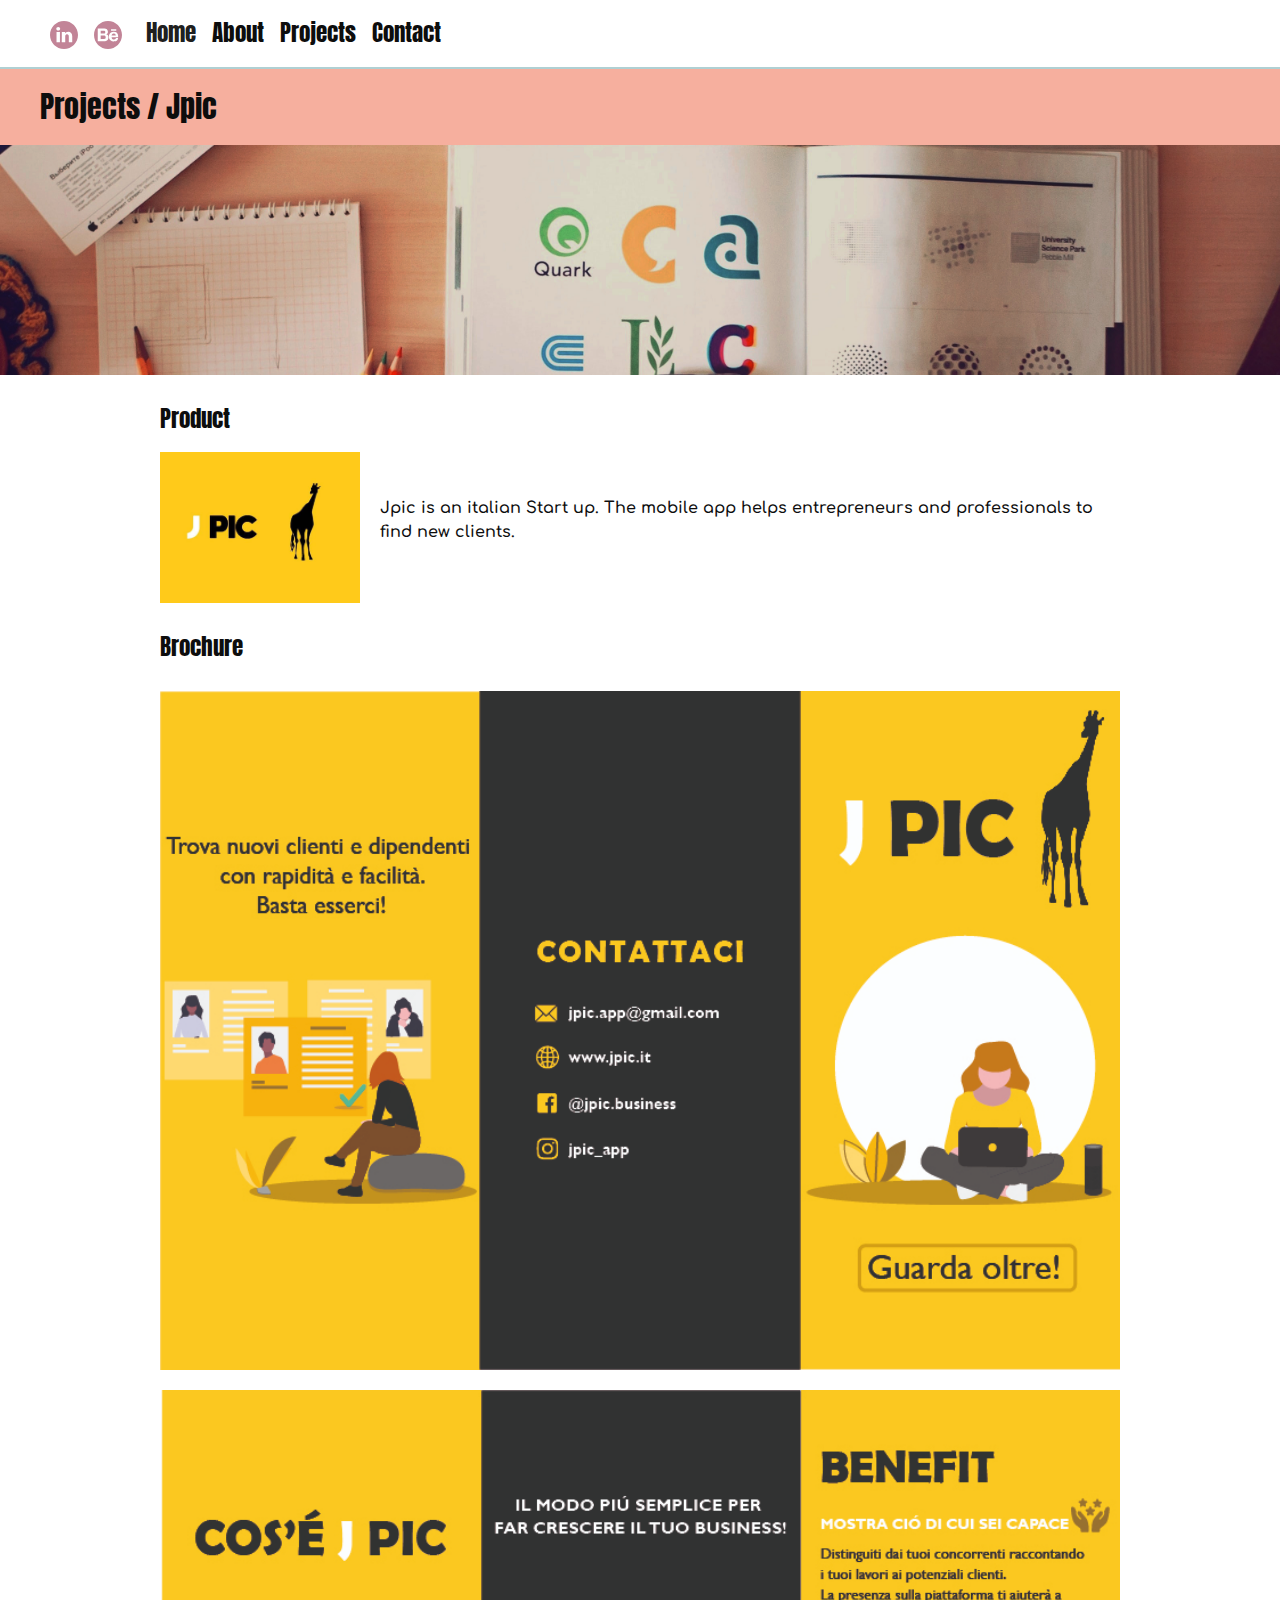
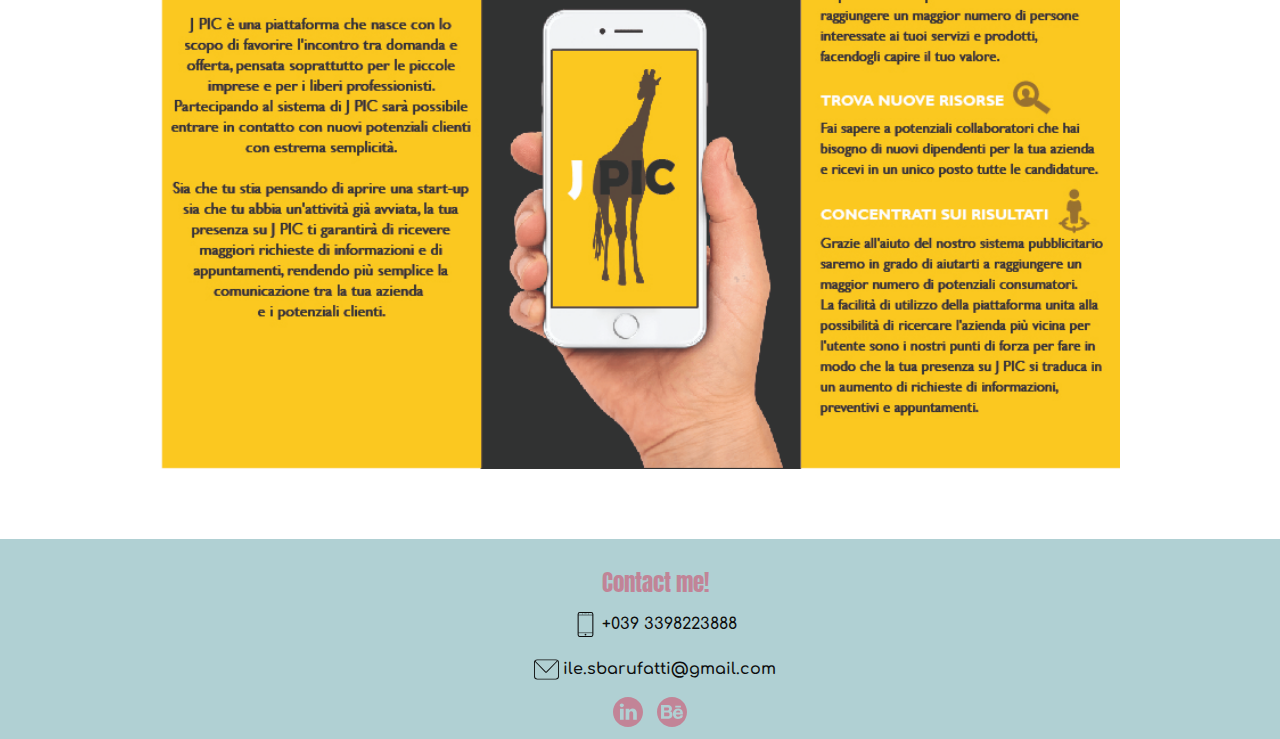
<file: jpic.html>
<!DOCTYPE html>
<html lang='en'>
  <head>
    <meta charset='UTF-8'/>
    <meta name="viewport" content="width=device-width, initial-scale=1.0, maximum-scale=1.0"/>
    <title>Ilenia Sbarufatti - Portfolio</title>
    <link rel="preconnect" href="https://fonts.gstatic.com">
    <link href="https://fonts.googleapis.com/css2?family=Anton&display=swap" rel="stylesheet">
    <link rel="preconnect" href="https://fonts.gstatic.com">
    <link href="https://fonts.googleapis.com/css2?family=Comfortaa:wght@300;400;500;600;700&display=swap" rel="stylesheet">
    <link href="css/bootstrap.css" rel="stylesheet" type="text/css">
    <link rel='stylesheet' href='stile.css'/>
    <script src="https://ajax.googleapis.com/ajax/libs/jquery/1.12.4/jquery.min.js"></script>
  <script src="https://code.jquery.com/jquery-3.5.1.slim.min.js" integrity="sha384-DfXdz2htPH0lsSSs5nCTpuj/zy4C+OGpamoFVy38MVBnE+IbbVYUew+OrCXaRkfj" crossorigin="anonymous"></script>
  <script src="https://cdn.jsdelivr.net/npm/popper.js@1.16.0/dist/umd/popper.min.js" integrity="sha384-Q6E9RHvbIyZFJoft+2mJbHaEWldlvI9IOYy5n3zV9zzTtmI3UksdQRVvoxMfooAo" crossorigin="anonymous"></script>
  <script src="https://stackpath.bootstrapcdn.com/bootstrap/4.5.0/js/bootstrap.min.js" integrity="sha384-OgVRvuATP1z7JjHLkuOU7Xw704+h835Lr+6QL9UvYjZE3Ipu6Tp75j7Bh/kR0JKI" crossorigin="anonymous"></script>
  <!-- Latest compiled and minified JavaScript -->

  </head>
  <body>
    <nav class="navbar navbar-expand-lg navbar-light sticky-top">
      <a class="navbar-brand" href="https://www.linkedin.com/in/ilenia-sbarufatti/" target="_blank"><img src="img/icone_contact/linkedin.svg"></a>
      <a class="navbar-brand" href="https://www.behance.net/ileniasbarufatti" target="_blank"><img src="img/icone_contact/behance-logo.svg"></a>
      <button class="navbar-toggler" type="button" data-toggle="collapse" data-target="#navbarNav" aria-controls="navbarNav" aria-expanded="false" aria-label="Toggle navigation">
        <span class="navbar-toggler-icon"></span>
      </button>
      <div class="collapse navbar-collapse" id="navbarNav">
        <ul class="navbar-nav">
          <li class="nav-item active">
            <a class="nav-link" href="index.html">Home <span class="sr-only">(current)</span></a>
          </li>
          <li class="nav-item">
            <a class="nav-link" href="about.html">About</a>
          </li>
          <li class="nav-item">
            <a class="nav-link" href="project.html">Projects</a>
          </li>
          <li class="nav-item">
            <a class="nav-link" href="contact.html">Contact</a>
          </li>
        </ul>
      </div>
    </nav>

    <h1 class="project_intern"><a href="project.html">Projects</a> / Jpic</h1>

    <div class="graphic_header">
    </div>

    <div class="page">

      <h3 class="intern">Product</h3>
      <div class="intro_product">
        <img src="img/jpic.jpg" class="jpic_logo">
        <p>Jpic is an italian Start up. The mobile app helps entrepreneurs and professionals
        to find new clients.</p>
      </div>

      <h3 class="intern">Brochure</h3>
      <div class="brochure">
        <img src="img/brochure1.jpg">
        <img src="img/brochure2.jpg">
      </div>

    </div> <!-- page -->

    <div class="footer">
      <div class="footer_content">
        <div class="contact_footer">
          <h3>Contact me!</h3>
          <a href="tel:339-8223-888" class="icon_footer">
            <img src="img/icone_contact/phone_black.svg">
            <p>+039 3398223888</p></a>
          <a href="mailto:ile.sbarufatti@gmail.com" target="_blank" class="icon_footer">
            <img src="img/icone_contact/mail_black.svg">
            <p>ile.sbarufatti@gmail.com</p></a>
          <a href="https://www.linkedin.com/in/ilenia-sbarufatti/" target="_blank"><img src="img/icone_contact/linkedin.svg" class="social"></a>
          <a href="https://www.behance.net/ileniasbarufatti" target="_blank"><img src="img/icone_contact/behance-logo.svg" class="social"></a>
        </div>
      </div>
    </div>

  </body>
</html>
</file>
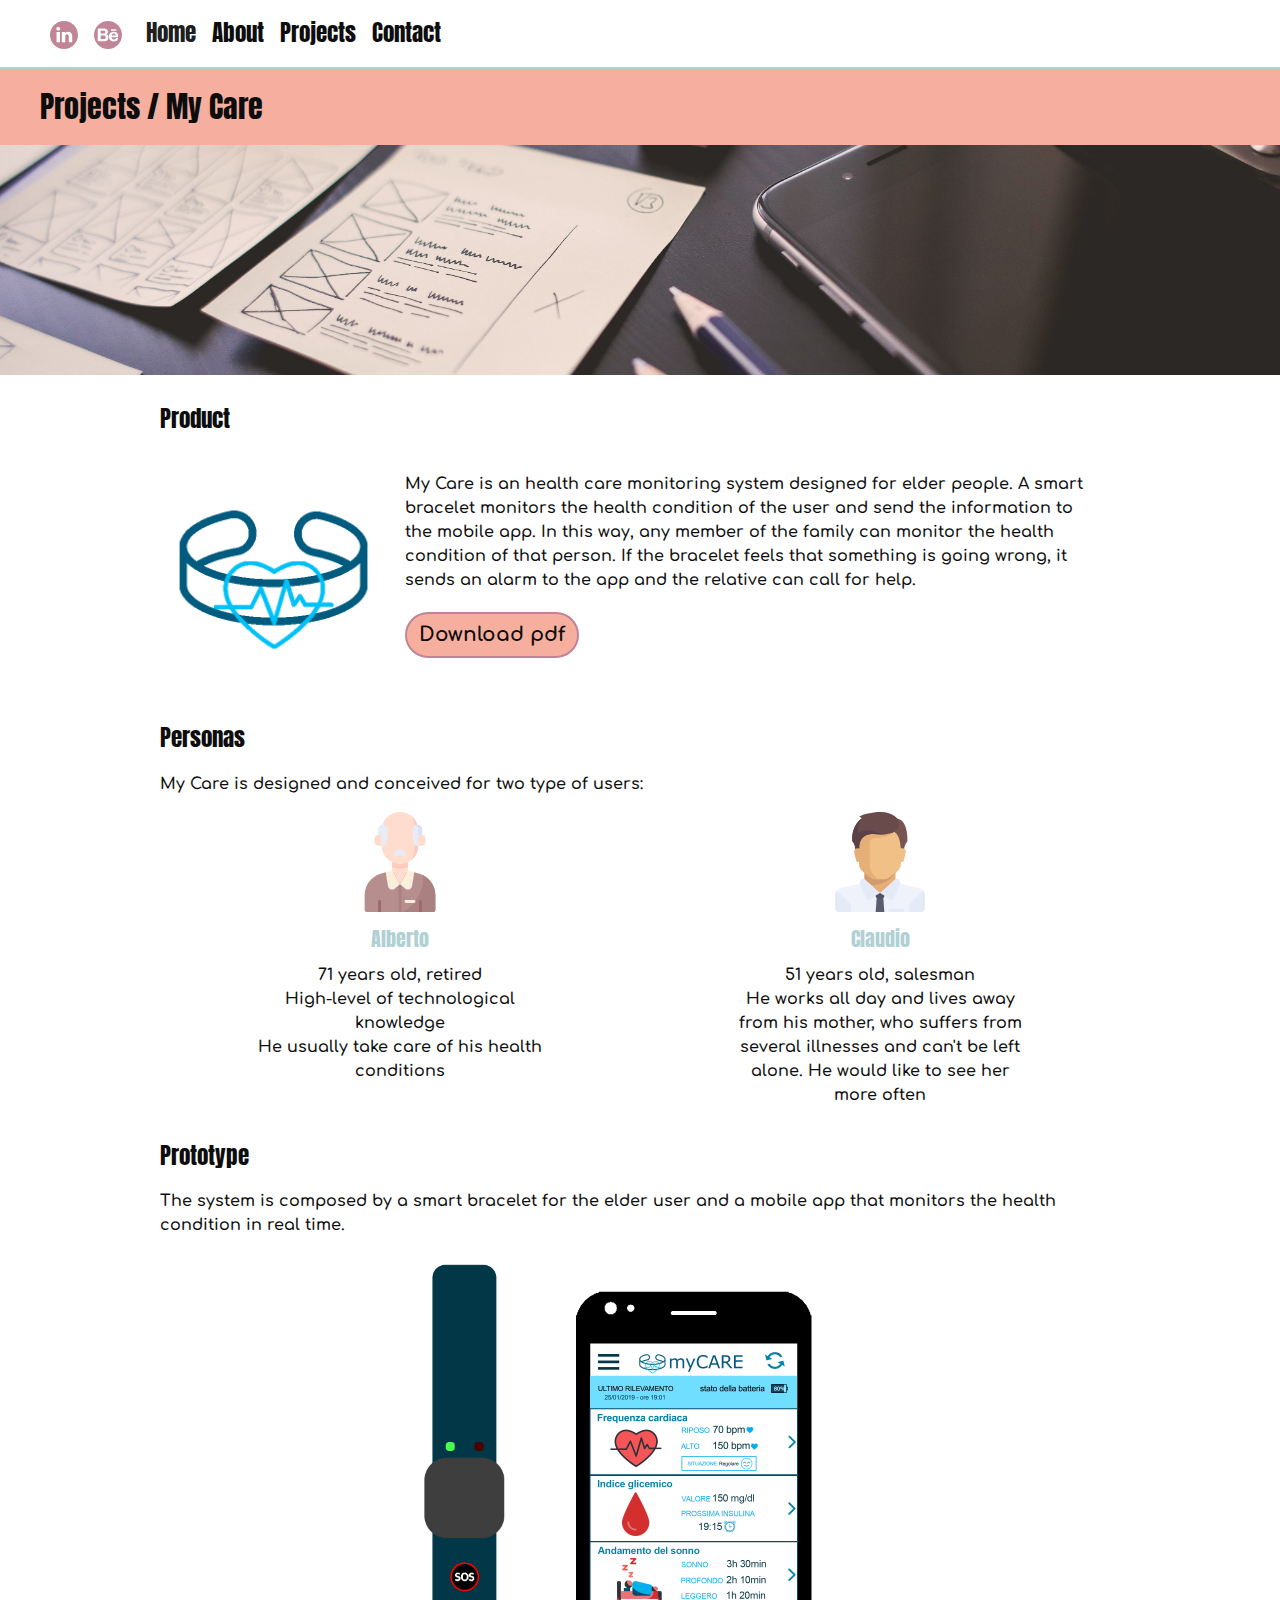
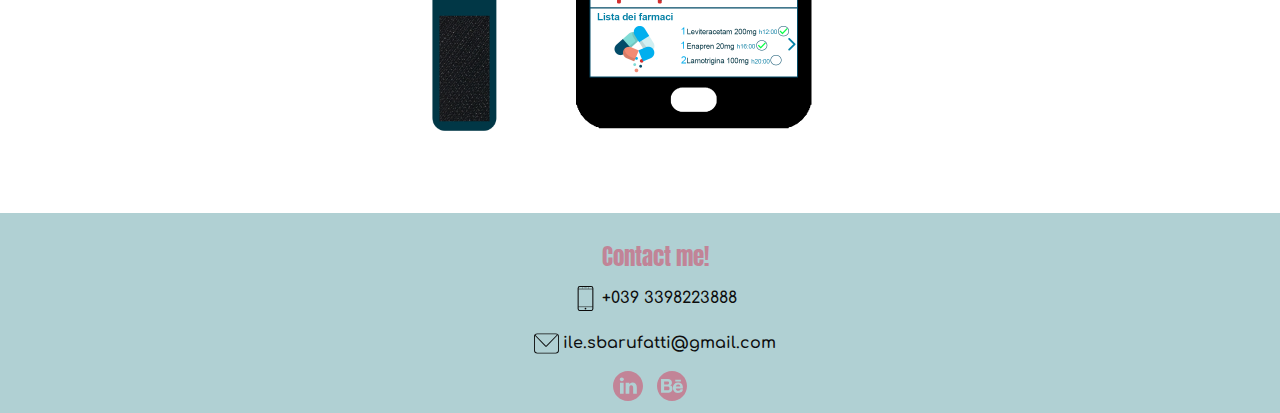
<file: mycare.html>
<!DOCTYPE html>
<html lang='en'>
  <head>
    <meta charset='UTF-8'/>
    <meta name="viewport" content="width=device-width, initial-scale=1.0, maximum-scale=1.0"/>
    <title>Ilenia Sbarufatti - Portfolio</title>
    <link rel="preconnect" href="https://fonts.gstatic.com">
    <link href="https://fonts.googleapis.com/css2?family=Anton&display=swap" rel="stylesheet">
    <link rel="preconnect" href="https://fonts.gstatic.com">
    <link href="https://fonts.googleapis.com/css2?family=Comfortaa:wght@300;400;500;600;700&display=swap" rel="stylesheet">
    <link href="css/bootstrap.css" rel="stylesheet" type="text/css">
    <link rel='stylesheet' href='stile.css'/>
    <script src="https://ajax.googleapis.com/ajax/libs/jquery/1.12.4/jquery.min.js"></script>
  <script src="https://code.jquery.com/jquery-3.5.1.slim.min.js" integrity="sha384-DfXdz2htPH0lsSSs5nCTpuj/zy4C+OGpamoFVy38MVBnE+IbbVYUew+OrCXaRkfj" crossorigin="anonymous"></script>
  <script src="https://cdn.jsdelivr.net/npm/popper.js@1.16.0/dist/umd/popper.min.js" integrity="sha384-Q6E9RHvbIyZFJoft+2mJbHaEWldlvI9IOYy5n3zV9zzTtmI3UksdQRVvoxMfooAo" crossorigin="anonymous"></script>
  <script src="https://stackpath.bootstrapcdn.com/bootstrap/4.5.0/js/bootstrap.min.js" integrity="sha384-OgVRvuATP1z7JjHLkuOU7Xw704+h835Lr+6QL9UvYjZE3Ipu6Tp75j7Bh/kR0JKI" crossorigin="anonymous"></script>
  <!-- Latest compiled and minified JavaScript -->

  </head>
  <body>
    <nav class="navbar navbar-expand-lg navbar-light sticky-top">
      <a class="navbar-brand" href="https://www.linkedin.com/in/ilenia-sbarufatti/" target="_blank"><img src="img/icone_contact/linkedin.svg"></a>
      <a class="navbar-brand" href="https://www.behance.net/ileniasbarufatti" target="_blank"><img src="img/icone_contact/behance-logo.svg"></a>
      <button class="navbar-toggler" type="button" data-toggle="collapse" data-target="#navbarNav" aria-controls="navbarNav" aria-expanded="false" aria-label="Toggle navigation">
        <span class="navbar-toggler-icon"></span>
      </button>
      <div class="collapse navbar-collapse" id="navbarNav">
        <ul class="navbar-nav">
          <li class="nav-item active">
            <a class="nav-link" href="index.html">Home <span class="sr-only">(current)</span></a>
          </li>
          <li class="nav-item">
            <a class="nav-link" href="about.html">About</a>
          </li>
          <li class="nav-item">
            <a class="nav-link" href="project.html">Projects</a>
          </li>
          <li class="nav-item">
            <a class="nav-link" href="contact.html">Contact</a>
          </li>
        </ul>
      </div>
    </nav>

    <h1 class="project_intern"><a href="project.html">Projects</a> / My Care</h1>

    <div class="ux_header">
    </div>
    <div class="page">

      <h3 class="intern">Product</h3>
      <div class="intro_product">
        <img src="img/mycare_logo.png" class="mycare">
        <p>My Care is an health care monitoring system designed for elder people.
          A smart bracelet monitors the health condition of the user and send the information
          to the mobile app. In this way, any member of the family can monitor the health condition of that person.
          If the bracelet feels that something is going wrong, it sends an alarm to the app and the relative can call for help.</br>
        <a class="btn btn-primary" href="img/mycare_relazione.pdf" target="_blank" role="button">Download pdf</a></p>
      </div>

      <h3 class="intern">Personas</h3>
      <p>My Care is designed and conceived for two type of users:</p>
      <div class="personas">
        <div class="personas_card">
          <img src="img/elder.svg">
          <h3 class="card-title">Alberto</h3>
          <p>71 years old, retired </br>
            High-level of technological knowledge </br>
            He usually take care of his health conditions</p>
        </div>

        <div class="personas_card">
          <img src="img/son.svg">
          <h3 class="card-title">Claudio</h3>
          <p>51 years old, salesman </br>
            He works all day and lives away from his mother, who suffers from several illnesses and can't be
            left alone. He would like to see her more often</p>
        </div>
      </div>

      <h3 class="intern">Prototype</h3>
      <p>The system is composed by a smart bracelet for the elder user and a mobile app
        that monitors the health condition in real time.</p>
      <div class="prototype">
        <img src="img/mycare_bracciale.png" class="bracciale">
        <img src="img/mycare_app.png" class="app">
      </div>

    </div> <!--page -->

    <div class="footer">
      <div class="footer_content">
        <div class="contact_footer">
          <h3>Contact me!</h3>
          <a href="tel:339-8223-888" class="icon_footer">
            <img src="img/icone_contact/phone_black.svg">
            <p>+039 3398223888</p></a>
          <a href="mailto:ile.sbarufatti@gmail.com" target="_blank" class="icon_footer">
            <img src="img/icone_contact/mail_black.svg">
            <p>ile.sbarufatti@gmail.com</p></a>
          <a href="https://www.linkedin.com/in/ilenia-sbarufatti/" target="_blank"><img src="img/icone_contact/linkedin.svg" class="social"></a>
          <a href="https://www.behance.net/ileniasbarufatti" target="_blank"><img src="img/icone_contact/behance-logo.svg" class="social"></a>
        </div>
      </div>
    </div>


  </body>
</html>
</file>
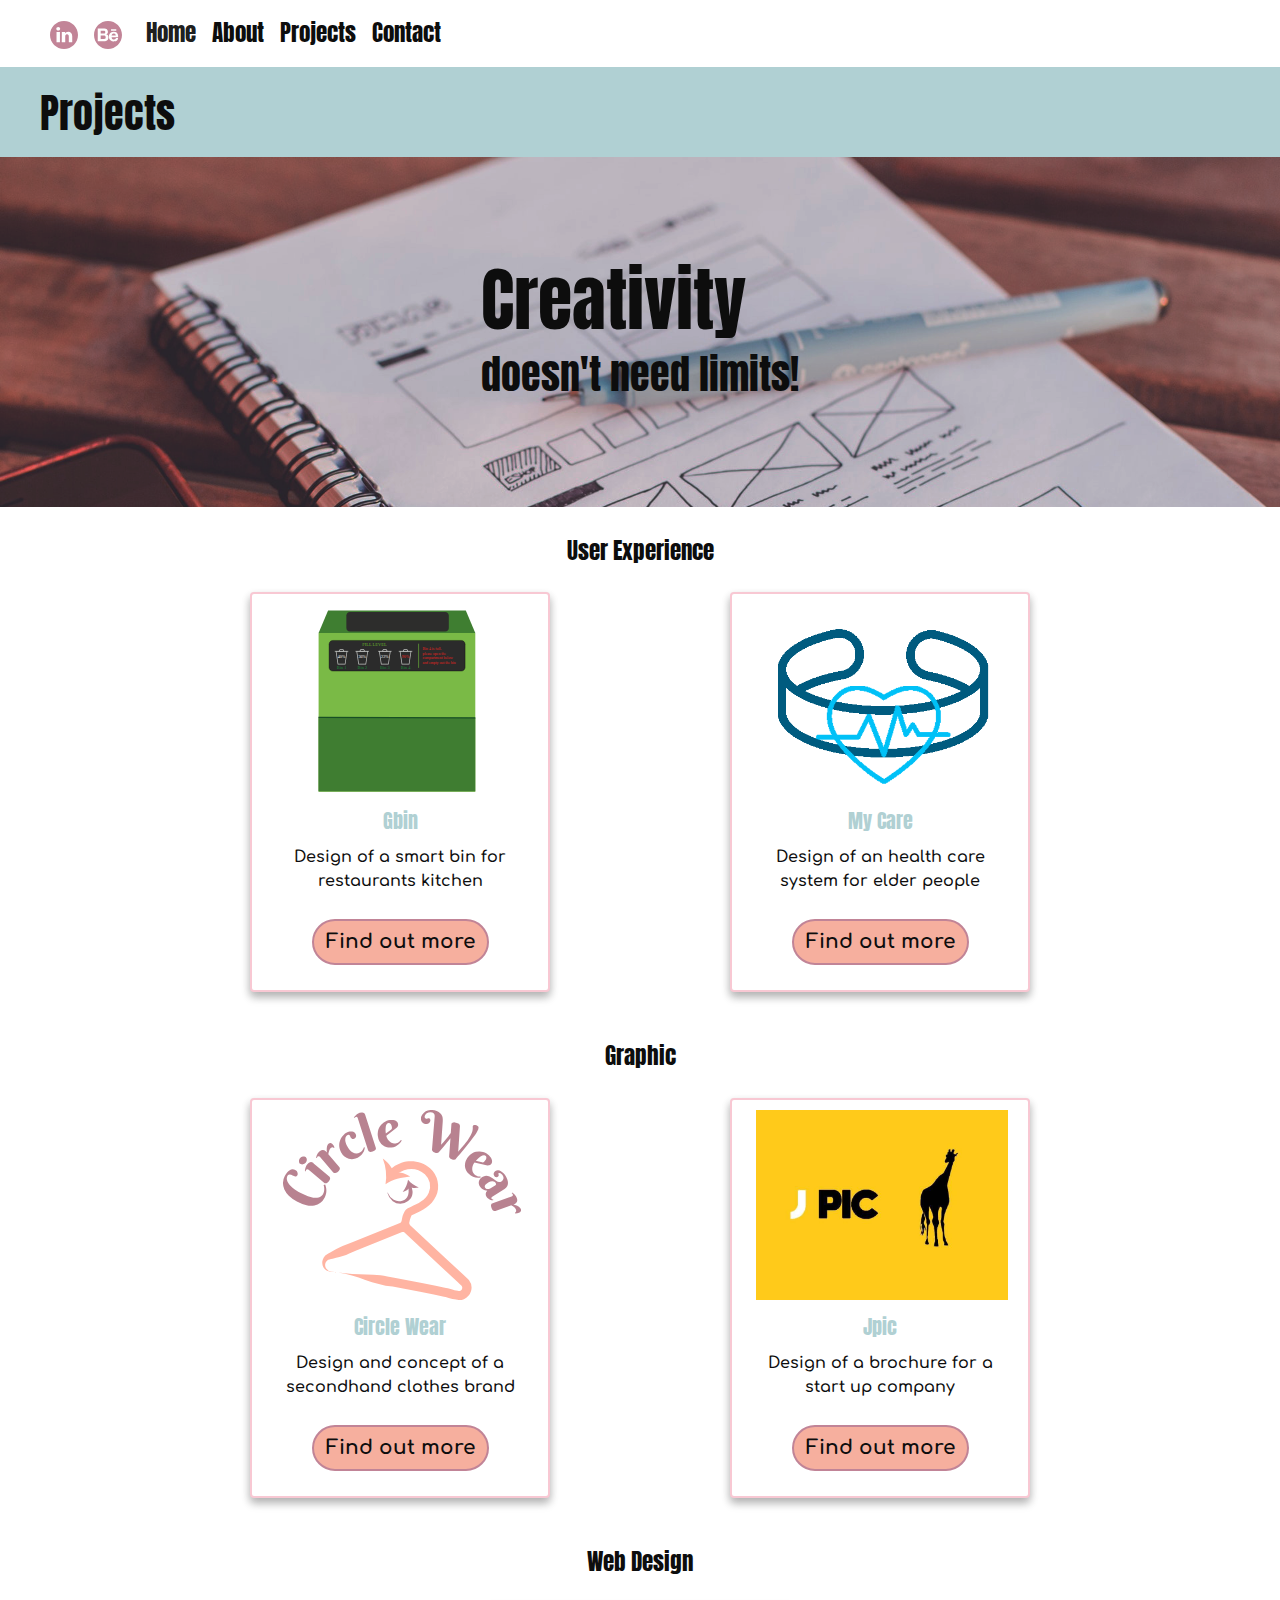
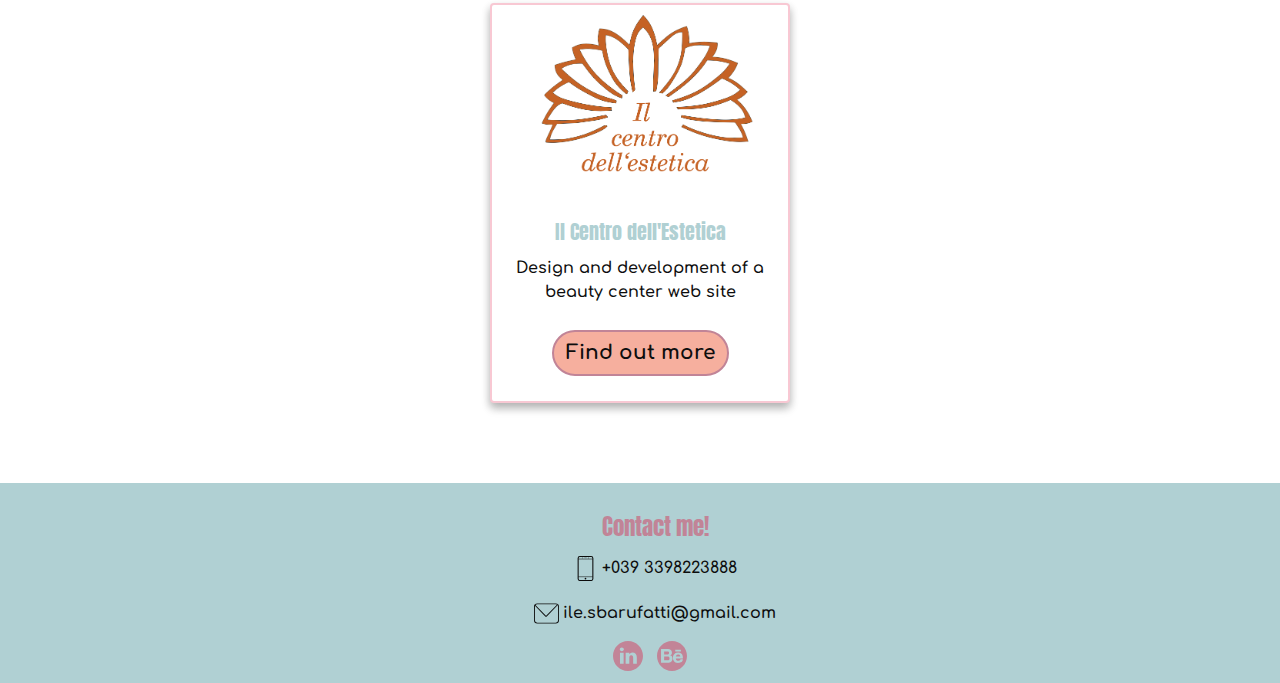
<file: project.html>
<!DOCTYPE html>
<html lang='en'>
  <head>
    <meta charset='UTF-8'/>
    <meta name="viewport" content="width=device-width, initial-scale=1.0, maximum-scale=1.0"/>
    <title>Ilenia Sbarufatti - Portfolio</title>
    <link rel="preconnect" href="https://fonts.gstatic.com">
    <link href="https://fonts.googleapis.com/css2?family=Anton&display=swap" rel="stylesheet">
    <link rel="preconnect" href="https://fonts.gstatic.com">
    <link href="https://fonts.googleapis.com/css2?family=Comfortaa:wght@300;400;500;600;700&display=swap" rel="stylesheet">
    <link href="css/bootstrap.css" rel="stylesheet" type="text/css">
    <link rel='stylesheet' href='stile.css'/>
    <script src="https://ajax.googleapis.com/ajax/libs/jquery/1.12.4/jquery.min.js"></script>
  <script src="https://code.jquery.com/jquery-3.5.1.slim.min.js" integrity="sha384-DfXdz2htPH0lsSSs5nCTpuj/zy4C+OGpamoFVy38MVBnE+IbbVYUew+OrCXaRkfj" crossorigin="anonymous"></script>
  <script src="https://cdn.jsdelivr.net/npm/popper.js@1.16.0/dist/umd/popper.min.js" integrity="sha384-Q6E9RHvbIyZFJoft+2mJbHaEWldlvI9IOYy5n3zV9zzTtmI3UksdQRVvoxMfooAo" crossorigin="anonymous"></script>
  <script src="https://stackpath.bootstrapcdn.com/bootstrap/4.5.0/js/bootstrap.min.js" integrity="sha384-OgVRvuATP1z7JjHLkuOU7Xw704+h835Lr+6QL9UvYjZE3Ipu6Tp75j7Bh/kR0JKI" crossorigin="anonymous"></script>
  <!-- Latest compiled and minified JavaScript -->

  </head>

  <body>
    <nav class="navbar navbar-expand-lg navbar-light sticky-top">
      <a class="navbar-brand" href="https://www.linkedin.com/in/ilenia-sbarufatti/" target="_blank"><img src="img/icone_contact/linkedin.svg"></a>
      <a class="navbar-brand" href="https://www.behance.net/ileniasbarufatti" target="_blank"><img src="img/icone_contact/behance-logo.svg"></a>
      <button class="navbar-toggler" type="button" data-toggle="collapse" data-target="#navbarNav" aria-controls="navbarNav" aria-expanded="false" aria-label="Toggle navigation">
        <span class="navbar-toggler-icon"></span>
      </button>
      <div class="collapse navbar-collapse" id="navbarNav">
        <ul class="navbar-nav">
          <li class="nav-item active">
            <a class="nav-link" href="index.html">Home <span class="sr-only">(current)</span></a>
          </li>
          <li class="nav-item">
            <a class="nav-link" href="about.html">About</a>
          </li>
          <li class="nav-item">
            <a class="nav-link" href="project.html">Projects</a>
          </li>
          <li class="nav-item">
            <a class="nav-link" href="contact.html">Contact</a>
          </li>
        </ul>
      </div>
    </nav>

    <h1 class="titolo_page">Projects</h1>

    <div class="header_projects">
      <div class="header_title projects_head">
        <h1 class="grande">Creativity</h1>
        <h1>doesn't need limits!</h1>
      </div>
    </div>

    <div class="page">
      <h3 class="port_title" id="ux">User Experience</h3>

      <div class="portfolio">
        <div class="card">
          <div class="card-img">
            <img src="img/gbin.svg">
          </div>
          <div class="container">
            <h3 class="card-title">Gbin</h3>
            <p>Design of a smart bin for restaurants kitchen</p>
            <a href="gbin.html" class="btn btn-primary findout">Find out more</a>
          </div>
        </div>

        <div class="card">
          <div class="card-img">
            <img src="img/mycare_logo.png">
          </div>
          <div class="container">
            <h3 class="card-title">My Care</h3>
            <p>Design of an health care system for elder people</p>
            <a href="mycare.html" class="btn btn-primary findout">Find out more</a>
          </div>
        </div>
      </div>

      <h3 class="port_title" id="graphic">Graphic</h3>
      <div class="portfolio">
        <div class="card">
          <div class="card-img">
            <img src="img/circle_wear.svg">
          </div>
          <div class="container">
            <h3 class="card-title">Circle Wear</h3>
            <p>Design and concept of a secondhand clothes brand</p>
            <a href="circlewear.html" class="btn btn-primary findout">Find out more</a>
          </div>
        </div>

        <div class="card">
          <div class="card-img">
            <img src="img/jpic.jpg">
          </div>
          <div class="container">
            <h3 class="card-title">Jpic</h3>
            <p>Design of a brochure for a start up company</p>
            <a href="jpic.html" class="btn btn-primary findout">Find out more</a>
          </div>
        </div>
      </div>

      <h3 class="port_title" id="web">Web Design</h3>
      <div class="portfolio">
        <div class="card">
          <div class="card-img">
            <img src="img/estetica_logo.png">
          </div>
          <div class="container">
            <h3 class="card-title">Il Centro dell'Estetica</h3>
            <p>Design and development of a beauty center web site</p>
            <a href="ilcentrodell'estetica.html" class="btn btn-primary findout">Find out more</a>
          </div>
        </div>
      </div>

    </div> <!-- page -->

    <div class="footer">
      <div class="footer_content">
        <div class="contact_footer">
          <h3>Contact me!</h3>
          <a href="tel:339-8223-888" class="icon_footer">
            <img src="img/icone_contact/phone_black.svg">
            <p>+039 3398223888</p></a>
          <a href="mailto:ile.sbarufatti@gmail.com" target="_blank" class="icon_footer">
            <img src="img/icone_contact/mail_black.svg">
            <p>ile.sbarufatti@gmail.com</p></a>
          <a href="https://www.linkedin.com/in/ilenia-sbarufatti/" target="_blank"><img src="img/icone_contact/linkedin.svg" class="social"></a>
          <a href="https://www.behance.net/ileniasbarufatti" target="_blank"><img src="img/icone_contact/behance-logo.svg" class="social"></a>
        </div>
      </div>
    </div>

  </body>

</html>
</file>
<file: stile.css>
* {
  margin: 0;
  padding: 0;
  box-sizing: border-box;
}

/*font titoli
font-family: 'Anton', sans-serif;
*/

/*font testo
font-family: 'Comfortaa', cursive;
*/

/* COLOR PALETTE
nero: #0D0D0D;
rosa scuro: #C18497;
rosa chiaro: #F8C8D3;
pesca: #F6AF9E;
azzurro: #B0D0D3;
*/

p {
  font-family: 'Comfortaa', cursive;
  font-size: 16px;
  color: #0D0D0D;
  font-weight: 600;
}

h1 {
  font-family: 'Anton', sans-serif;
  color: #F6AF9E;
}

h2 {
  font-family: 'Comfortaa', cursive;
}

h3 {
  font-family: 'Anton', sans-serif;
  font-size: 23px;
  color: #0D0D0D;
}

nav.navbar-light {
  background-color: white;
  padding-left: 50px;
  border-bottom: 2.5px solid #B0D0D3;
}

button.navbar-toggler {
  background-color: #B0D0D3;
  border: 0px;

}

ul.navbar-nav {
  text-align: right;
  font-family: 'Anton', sans-serif;
  color: #0D0D0D;
  font-size: 23px;

}

.navbar-light .navbar-nav .nav-link{
    color: #0D0D0D;
}

.navbar-light .navbar-nav .nav-link:hover{
    color: #B0D0D3;
}

.header_home h1 {
  font-size: 50px;
}
h1#hi {
  font-size: 30px;
}
h2 {
  font-size: 30px;
  color: #B0D0D3
}

.header_home {
  height: 400px;
  display: flex;
  flex-direction: column;
  align-items: center;
  justify-content: center;
  width: 100%;
  background-image: url(img/home_img.jpg);
  background-position: center;
  background-repeat: no-repeat;
  background-size: cover;
}

.titolo {
padding: 10px;
}

a.btn.btn-primary {
  background-color: #F6AF9E;
  font-family: 'Comfortaa', cursive;
  font-size: 20px;
  font-weight: 700;
  color: #0D0D0D;
  border: 2px solid #C18497;
  border-radius: 30px;
  margin-top: 20px;
}

a.btn.btn-primary:hover {
  background-color: #C18497;
}

a.btn.btn-primary::selection {
  background-color: #C18497;
}

h3.happy_designer {
  color: #B0D0D3;
  text-align: center;
  margin-top: 40px;
}

.icone_home img {
  width: 105px;
  height: 92px;
  margin-bottom: 15px;
}

.icone_home {
  text-align: center;
  margin: 0 auto;
}


.icone_home p {
  font-weight: 700;
  font-size: 20px;
  justify-content: center;
}

.icone_home a {
  text-decoration: none;
}

.icone_home a :hover {
  color:#B0D0D3;
}

.icone_cont {
margin: 40px 0px 10px 0px;
}

.bottone_project {
  text-align: center;
  margin: 0 auto;
  margin-bottom: 40px;
}

.footer {
  height: 200px;
  width: 100%;
  background-color: #B0D0D3;
  margin-top: 60px;
  padding-left: 30px;
}

.footer img {
  width: 30px;
  height: 30px;
}

.navbar-brand img {
  width: 28px;
  height: 28px;
}

.footer_content {
  max-width: 960px;
  margin: 0 auto;
  display: flex;
  flex-direction: column;
  align-items: center;
  padding-top: 30px;
  text-align: center;
  margin: 0 auto;

}

.contact_footer h3{
  margin-bottom: 15px;
  color: #C18497;
}
.contact_footer a {
  text-decoration: none;
}

.contact_footer a :hover {
  color: white;
}

.icon_footer img {
  width:25px;
  height: 25px;
  margin-right: 4px;

}

.icon_footer {
  display: flex;
  flex-direction: row;
  justify-content: center;
  margin-top: 5px;
}

.contact_footer img.social {
  margin: 0px 10px 0px 0px;
}

/*About*/

h1.titolo_page {
  font-size: 40px;
  color: #0D0D0D;
  background-color: #B0D0D3;
  padding: 20px 0px 20px 40px;
  margin-bottom: 0;
}

.header_about {
  height: 350px;
  width: 100%;
  display: flex;
  justify-content: center;
  flex-direction: column;
  align-items: flex-end;
  background-image: url("img/profilo_desktop2.png");
  background-position: left;
  background-repeat: no-repeat;
}

h1.grande {
  font-size: 70px;
}

.intro {
  background-color: #F8C8D3;
  margin-top: 20px;
  margin-bottom: 40px;
  padding: 20px;
}

.intro p {
  font-size: 18px;
}

img.cv {
  width: 71px;
  height: 54px;
}
.cv_icone {
  text-align: center;
  margin: 0 auto;
  margin-top: 20px;
  margin-bottom: 20px;
}

.date {
  text-align: center;
  margin-top: 30px;
  margin-bottom: 30px;
}

.date h3 {
  font-size: 22px;
  color: #B0D0D3;
  padding: 5px;
  border: 2px solid #C18497;
  border-radius: 2px;
}

.linea {
  height: 32px;
  width: 2px;
  background-color: #C18497;
  margin-top: 0;
  text-align: center;
  margin: 0 auto;
  margin-bottom: 10px;
}
a.btn.btn-primary.button_cv {
  margin-top: 0px;
}

.skill_icon img {
  width: 56px;
  height: 50px;
  margin-top: 10px;
  margin-bottom: 10px;
}

.skills {
  display: flex;
  flex-direction: row;
  justify-content: space-around;
  text-align: center;
  margin: 0 auto;
  margin-bottom: 20px;
}

h3.skill_title {
  font-size: 20px;
  text-align: center;
  margin: 0 auto;
  color: #C18497;
  border: 2px solid #B0D0D3;
  padding: 5px;
  border-radius: 2px;
  width: 170px;

}

.linea_skill {
  height: 32px;
  width: 2px;
  background-color: #B0D0D3;
  margin-top: 0;
  text-align: center;
  margin: 0 auto;
}

/* PROJECTS*/

.header_projects {
  height: 350px;
  background-image: url("img/work.png");
  background-repeat: no-repeat;
  background-size: cover;
  width: 100%;
  display: flex;
  justify-content: center;
  flex-direction: column;
  align-items: flex-end;
}

.header_title {
  max-width: 960px;
  margin: 0 auto;
  padding: 10px;
}

.projects_head h1 {
  color: #0D0D0D;
}

.port_title {
  text-align: center;
  margin-top: 30px;
}

.card-title {
  color: #B0D0D3;
  font-size: 20px;
  margin-top: 15px;
}
.card {
  height: 400px;
  width: 300px;;
  margin-top: 20px;
  margin-bottom: 20px;
  border: 2px solid #F8C8D3;
  box-shadow: 0 4px 8px 0 rgba(0, 0, 0, 0.2), 0 6px 10px 0 rgba(0, 0, 0, 0.15);
}

.card-img {
  height: 200px;
  width: 300px;
}
.card-img img {
  height: 200px;
  width: auto;
padding-top: 10px;
}

a.btn.btn-primary.findout {
  margin-top: 10px;
}

.portfolio {
  text-align: center;
  margin: 0 auto;
  display: flex;
  flex-direction: column;
  align-items: center;
}

/* CONTACT */

.header_contact {
  height: 350px;
  background-image: url("img/contact_header.jpg");
  background-repeat: no-repeat;
  background-size: cover;
  background-position: center;
  width: 100%;
  display: flex;
  flex-direction: column;
  justify-content: center;
  align-items: flex-end;
}

.contact_head h1 {
  color: #0D0D0D;
}

.contact img {
  width: 60px;
  height: 77px;
  margin-bottom: 15px;
}

.contact a {
  text-decoration: none;
  color: #0D0D0D;
}

.contact_card {
  text-align: center;
  margin: 0 auto;
  margin-top: 30px;
  margin-bottom: 20px;
}

h3.contact-title {
  color: #F6AF9E;
  margin-bottom: 15px;
  font-size: 26px;
}

p.contact-text {
  font-size: 20px;
}

.contact {
  display: flex;
  flex-direction: column;
  align-items: center;
  margin-top: 30px;
}

.social a img {
  width: 41px;
  height: 41px;
  margin-top: -10px;
  margin-right: 10px;
  margin-left: 10px;
}

/* MY CARE*/

.project_intern a {
  text-decoration: none;
  color: #0D0D0D;
}

h1.project_intern {
  font-size: 30px;
  color: #0D0D0D;
  background-color: #F6AF9E;
  padding: 20px 0px 20px 40px;
  margin-bottom: 0;
}

.ux_header {
  height: 230px;
  width: 100%;
  background-image: url("img/ux_header.jpg");
  background-position: center;
  background-repeat: no-repeat;
  background-size: cover;
}

h3.intern {
  margin-top: 30px;
  margin-bottom: 20px;
}

img.mycare {
  width: 230px;
  height: 170px;
}

.intro_product {
  display: flex;
  flex-direction: column;
  align-items: center;
}

.intro_product p {
  padding: 20px;
}

img.bracciale {
  height: 500px;
}

img.app {
  height: 500px;
}

.prototype {
  display: flex;
  flex-direction: column;
  align-items: center;
}


.personas_card img {
  height: 100px;
  width: 100px;
}

.personas_card {
  max-width: 300px;
  text-align: center;
}

.personas {
  display: flex;
  flex-direction: column;
  align-items: center;
}

/* GBIN*/

img.gbin {
  width: 350px;
  height: auto;
}

.gbin-img {
  width: 400px;
  height: 400px;
}



/* CRICLE WEAR */
.graphic_header {
  height: 230px;
  width: 100%;
  background-image: url("img/graphic_header.jpg");
  background-position: center;
  background-repeat: no-repeat;
  background-size: cover;
}

.circle_logo {
  width: 200px;
  height: 200px;
}

.colore1 {
  width: 60px;
  height: 60px;
  border-radius: 100%;
  background-color: #ffb4a2;
  margin: 5px 10px;
}
.colore2 {
  width: 60px;
  height: 60px;
  border-radius: 100%;
  background-color: #ffcdb2;
  margin: 5px 10px;
}
.colore3 {
  width: 60px;
  height: 60px;
  border-radius: 100%;
  background-color: #e5989b;
  margin: 5px 10px;
}
.colore4 {
  width: 60px;
  height: 60px;
  border-radius: 100%;
  background-color: #b88290;
  margin: 5px 10px;
}
.colore5 {
  width: 60px;
  height: 60px;
  border-radius: 100%;
  background-color: #7acade;
  margin: 5px 10px;
}

.logo-palette {
  display: flex;
  flex-direction: column;
  align-items: center;
}

.palette {
  display: flex;
  flex-direction: row;
  justify-content: space-around;
  flex-wrap: wrap;
}

.icons img {
  width: 80px;
  height: 80px;
  margin: 5px 0px;
}

.icons {
  display: flex;
  flex-direction: row;
  justify-content: space-around;
  flex-wrap: wrap;
}

.post img {
  width: 100%;
  height: auto;
}

.post {
  display: flex;
  flex-direction: column;
  align-items: center;
}

.youtube img {
  width: 100%;
  height: auto;
  margin-bottom: 20px;
}

.youtube {
  display: flex;
  flex-direction: column;
  align-items: center;
}

/* JPIC*/

.jpic_logo {
  width: 200px;
  height: auto;
}

.brochure {
  display: flex;
  flex-direction: column;
  align-items: center;
}

.brochure img {
  margin: 10px 10px;
  width: 100%;
  height: auto;
}

/* Centro estetica */

.web_header {
  height: 230px;
  width: 100%;
  background-image: url("img/web_header.jpg");
  background-position: center;
  background-repeat: no-repeat;
  background-size: cover;
}

.estetica_logo {
  width: 200px;
  height: auto;
}
.colore1b {
  width: 60px;
  height: 60px;
  border-radius: 100%;
  background-color: #492d22;
  margin: 5px 10px;
}
.colore2b {
  width: 60px;
  height: 60px;
  border-radius: 100%;
  background-color: #95654f;
  margin: 5px 10px;
}
.colore3b {
  width: 60px;
  height: 60px;
  border-radius: 100%;
  background-color: #b3a08f;
  margin: 5px 10px;
}
.colore4b {
  width: 60px;
  height: 60px;
  border-radius: 100%;
  background-color: #c46126;
  margin: 5px 10px;
}

.typo1 h3 {
  font-family: 'Mukta', sans-serif;
  color: #492d22;
  font-size: 30px;
}

.typo2 h3 {
  font-family: 'Muli', sans-serif;
}

p.parag {
  font-family: 'Muli', sans-serif;
  font-size: 17px;
}

.typo {
  display: flex;
  flex-direction: column;
  align-items: flex-start;
}

.wireframe img{
  width: 300px;
  height: auto;
  margin: 10px 20px;
  border: 2px solid #B0D0D3;
  border-radius: 7px;
  box-shadow: 5px 5px 5px #aaaaaa;
}

.wireframe {
  display: flex;
  flex-direction: row;
  justify-content: center;
  flex-wrap: wrap;
}

/* Mobile small screen*/
@media only screen and (max-width: 767px){

  .page, h3, p {
    padding: 0px 10px;
  }

  .date h3 {
    width: 200px;
    margin: 0 auto;
  }

  .header_about h1 {
    color: #B0D0D3;
  }
  .header_about {
    justify-content: flex-end;
  }

  .post img {
    margin-bottom: 20px;
  }

  .gbin-img {
    width: 300px;
    height: 300px;
  }


}

/*Tablet medium screen */
@media only screen and (min-width: 768px) and (max-width: 991px) {

  .page, h3, p {
    padding: 0px 10px;
  }
  .date h3 {
    width: 200px;
    margin: 0 auto;
  }

  .post img {
    margin-bottom: 20px;
  }



}

/*Desktop lg screen*/
@media only screen and (min-width: 992px) /*and (max-width: 1199px)*/{

  .header h1 {
    font-size: 50px;
  }
  .header h1#hi {
    font-size: 26px;
  }
  h2 {
    font-size: 26px;
    color: #B0D0D3
  }
  .page {
    max-width: 960px;
    margin: 0 auto;
  }

.page_calc {
  min-height: calc(100vh - 400px - 200px - 100px - 68.5px);
}

  .happy_designer {
    font-size: 28px;
  }

  .icone_cont {
    display: flex;
  justify-content: space-around;
  }

  .icone_home img {
    width: 170px;
    height: 140px;
  }

 .education {
   display: flex;
   flex-direction: row;
   justify-content: space-around;
 }

 .work {
   display: flex;
   flex-direction: row;
   justify-content: center;
 }

 img.cv {
   width: 81px;
   height: 64px;
 }

 .date h3 {
   width: 200px;
   margin: 0 auto;
 }

 .date_work {
   margin-right: 10px;
   margin-left: 10px;
 }

 .skills img {
   width: 76px;
   height: 70px;
 }

.portfolio {
  display: flex;
  flex-direction: row;
  justify-content: space-around;
}

.contact img {
  width: 100px;
  height: 100px;
}

.contact {
  display: flex;
  flex-direction: row;
  justify-content: space-around;
}

.personas {
  display: flex;
  flex-direction: row;
  justify-content: space-around;
}

.intro_product {
  display: flex;
  flex-direction: row;
  justify-content: center;
}

.personas {
  align-items: flex-start;
  justify-content: space-around;
  height: 300px;
}

.prototype {
  display: flex;
  flex-direction: row;
  justify-content: center;
}

.logo-palette {
  display: flex;
  flex-direction: row;
  justify-content: space-around;
}

.post img {
  width: 350px;
  height: auto;
  padding: 0px 10px;
}
.post {
  display: flex;
  flex-direction: row;
  justify-content: space-around;
}

.wireframe img{
  width: auto;
  height: 800px;
  margin: 10px 3px;
}

}
</file>
